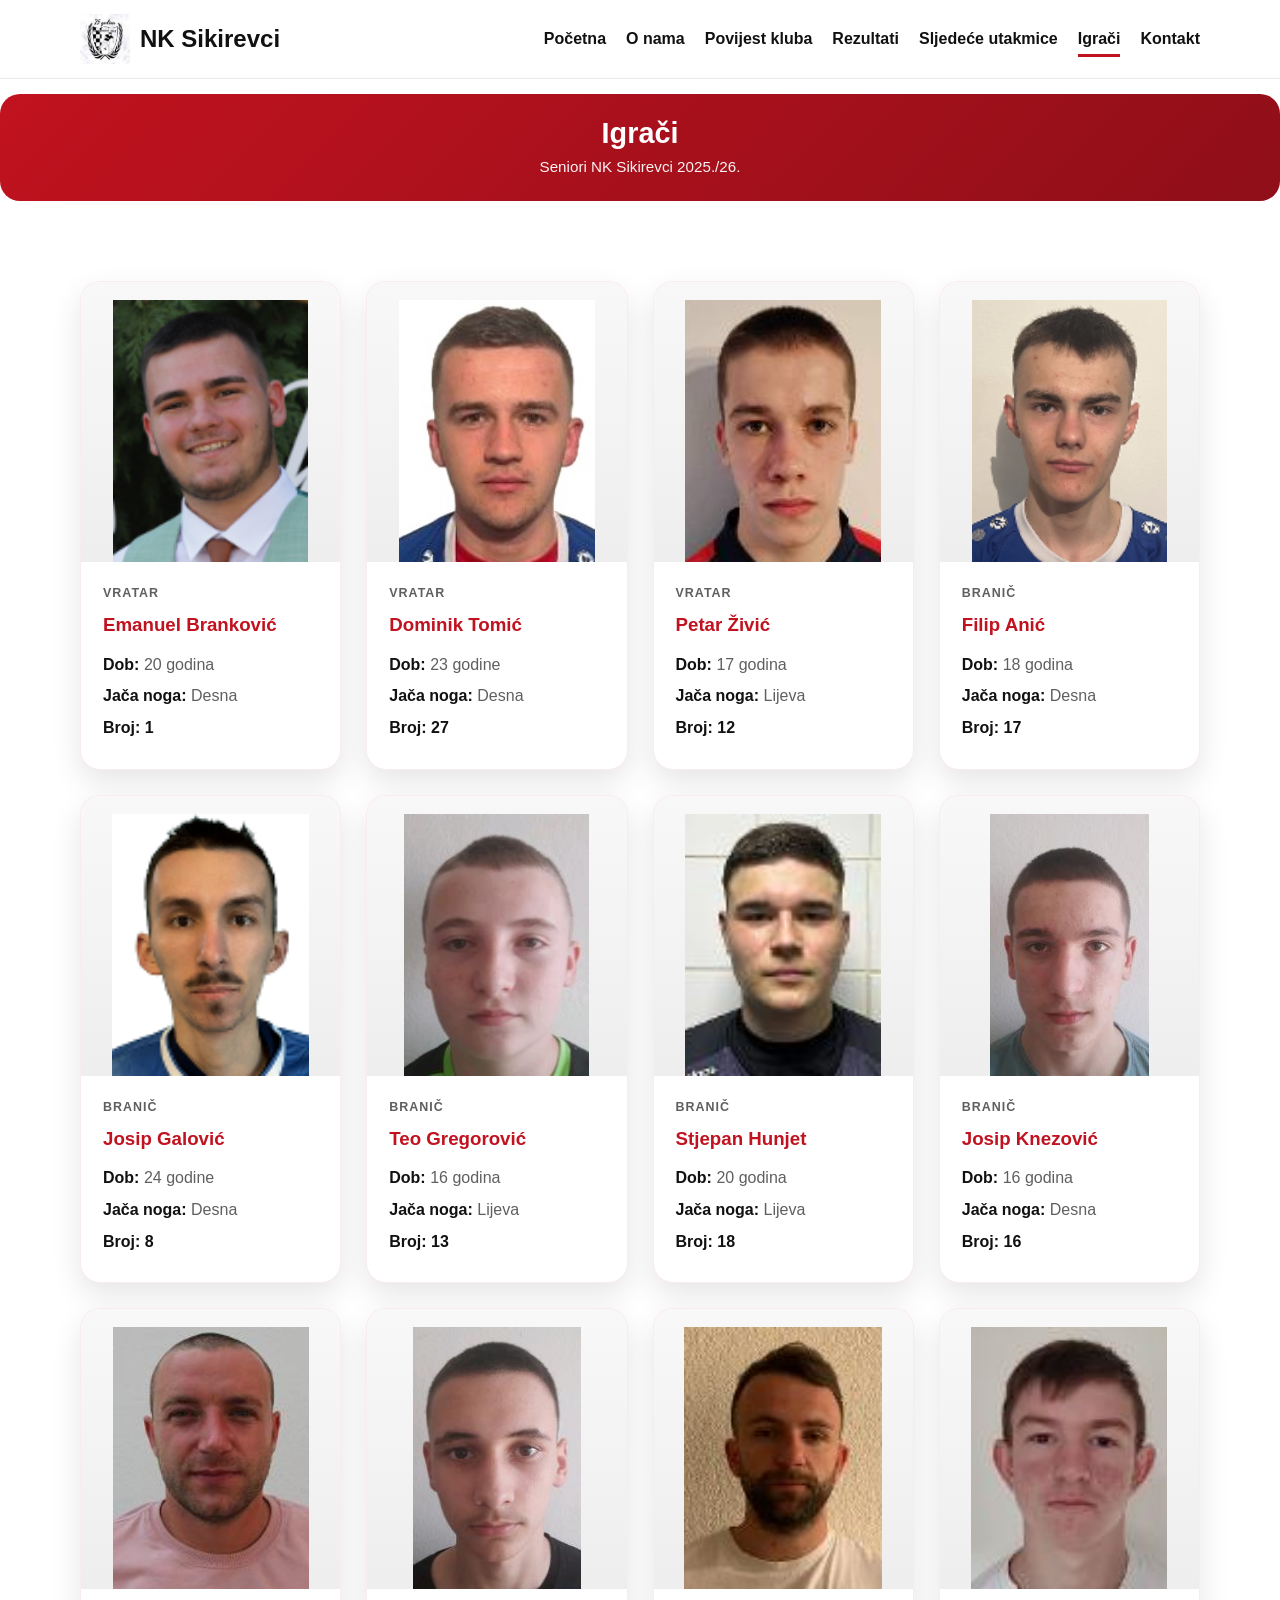
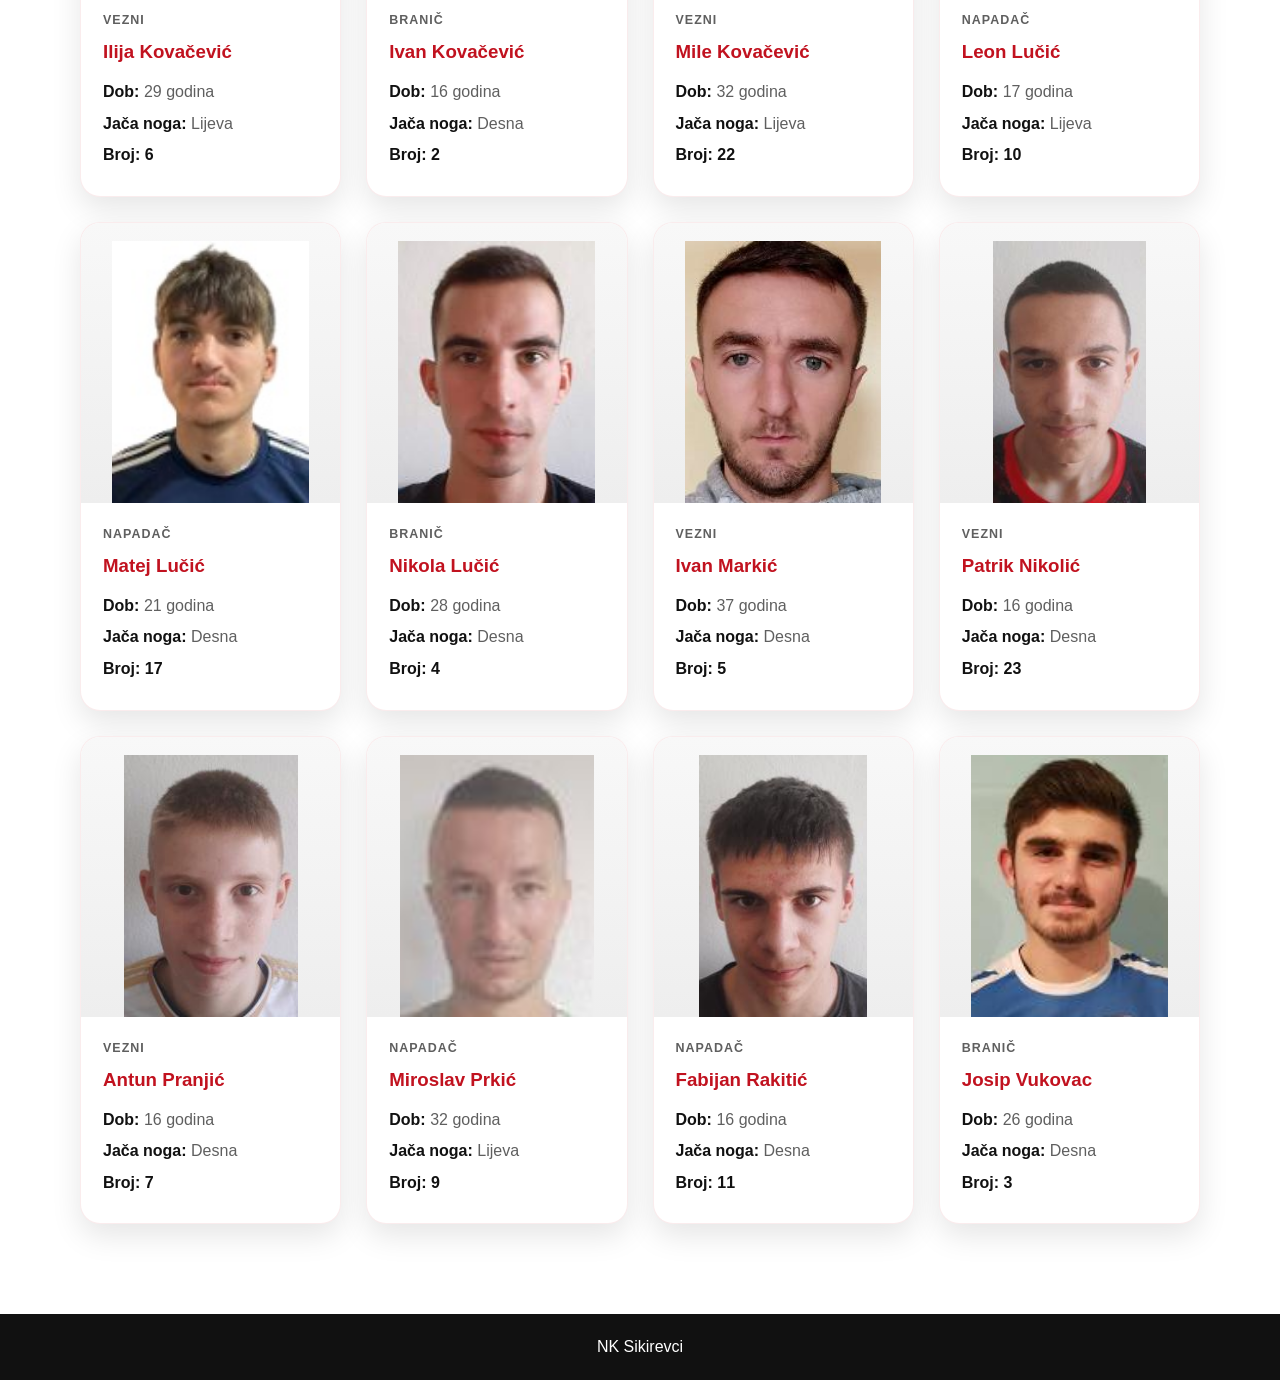
<file: ZavrsniRad/igraci.html>
<!DOCTYPE html>
<html lang="hr">
<head>
  <meta charset="UTF-8">
  <meta name="viewport" content="width=device-width, initial-scale=1.0">
  <title>Igrači - NK Sikirevci</title>
  <link rel="stylesheet" href="style.css">
  <link rel="icon" href="slike/logo.jpg">
  <link rel="shortcut icon" href="slike/logo.jpg">
</head>

<body>

<header class="site-header">
  <div class="container nav-wrap">

    <a href="pocetna.html" class="logo">
      <img src="slike/logo.jpg">
      <span>NK Sikirevci</span>
    </a>

    <button class="menu-toggle" id="menu-toggle">☰</button>

    <nav class="main-nav" id="main-nav">
      <a href="pocetna.html">Početna</a>
      <a href="onama.html">O nama</a>
      <a href="povijest.html">Povijest kluba</a>
      <a href="rezultati.html">Rezultati</a>
      <a href="utakmice.html">Sljedeće utakmice</a>
      <a href="igraci.html" class="active">Igrači</a>
      <a href="kontakt.html">Kontakt</a>
    </nav>

  </div>
</header>

<section class="page-banner">
  <div class="container">
    <h1>Igrači</h1>
    <p>Seniori NK Sikirevci 2025./26.</p>
  </div>
</section>

<section class="section light-section">
  <div class="container players-grid">

   
  <div class="player-card">
  <div class="player-image-wrap">
    <img src="slike/igraci/emi.png" alt="Emanuel Branković">
  </div>

  <div class="player-info">
    <p class="player-position">Vratar</p>
    <h3>Emanuel Branković</h3>
    <p><strong>Dob:</strong> 20 godina</p>
    <p><strong>Jača noga:</strong> Desna</p>
    <p style="font-size: medium;"><strong>Broj:</strong> <strong>1</strong></p>
  </div>
  </div>



   
  <div class="player-card">
  <div class="player-image-wrap">
    <img src="slike/igraci/tomic.png" alt="Dominik Tomić">
  </div>

  <div class="player-info">
    <p class="player-position">Vratar</p>
    <h3>Dominik Tomić</h3>
    <p><strong>Dob:</strong> 23 godine</p>
    <p><strong>Jača noga:</strong> Desna</p>
    <p style="font-size: medium;"><strong>Broj:</strong> <strong>27</strong></p>
  </div>
  </div>

  <div class="player-card">
  <div class="player-image-wrap">
    <img src="slike/igraci/kevin.png" alt="Petar Živić">
  </div>

  <div class="player-info">
    <p class="player-position">Vratar</p>
    <h3>Petar Živić</h3>
    <p><strong>Dob:</strong> 17 godina</p>
    <p><strong>Jača noga:</strong> Lijeva</p>
    <p style="font-size: medium;"><strong>Broj:</strong> <strong>12</strong></p>
  </div>
  </div>

 <div class="player-card">
  <div class="player-image-wrap">
    <img src="slike/igraci/anic.png" alt="Filip Anić">
  </div>

  <div class="player-info">
    <p class="player-position">Branič</p>
    <h3>Filip Anić</h3>
    <p><strong>Dob:</strong> 18 godina</p>
    <p><strong>Jača noga:</strong> Desna</p>
    <p style="font-size: medium;"><strong>Broj:</strong> <strong>17</strong></p>
  </div>
  </div>

  <div class="player-card">
  <div class="player-image-wrap">
    <img src="slike/igraci/jozo.png" alt="Josip Galović">
  </div>

  <div class="player-info">
    <p class="player-position">Branič</p>
    <h3>Josip Galović</h3>
    <p><strong>Dob:</strong> 24 godine</p>
    <p><strong>Jača noga:</strong> Desna</p>
    <p style="font-size: medium;"><strong>Broj:</strong> <strong>8</strong></p>
  </div>
  </div>

  <div class="player-card">
  <div class="player-image-wrap">
    <img src="slike/igraci/teo.jpg" alt="Teo Gregorović">
  </div>

  <div class="player-info">
    <p class="player-position">Branič</p>
    <h3>Teo Gregorović</h3>
    <p><strong>Dob:</strong> 16 godina</p>
    <p><strong>Jača noga:</strong> Lijeva</p>
    <p style="font-size: medium;"><strong>Broj:</strong> <strong>13</strong></p>
  </div>
  </div>


  <div class="player-card">
  <div class="player-image-wrap">
    <img src="slike/igraci/stjepko.png" alt="Stjepan Hunjet">
  </div>

  <div class="player-info">
    <p class="player-position">Branič</p>
    <h3>Stjepan Hunjet</h3>
    <p><strong>Dob:</strong> 20 godina</p>
    <p><strong>Jača noga:</strong> Lijeva</p>
    <p style="font-size: medium;"><strong>Broj:</strong> <strong>18</strong></p>
  </div>
  </div>

  <div class="player-card">
  <div class="player-image-wrap">
    <img src="slike/igraci/joza.jpg" alt="Josip Knezović">
  </div>

  <div class="player-info">
    <p class="player-position">Branič</p>
    <h3>Josip Knezović</h3>
    <p><strong>Dob:</strong> 16 godina</p>
    <p><strong>Jača noga:</strong> Desna</p>
    <p style="font-size: medium;"><strong>Broj:</strong> <strong>16</strong></p>
  </div>
  </div>

  <div class="player-card">
  <div class="player-image-wrap">
    <img src="slike/igraci/ilija.png" alt="Ilija Kovačević">
  </div>

  <div class="player-info">
    <p class="player-position">Vezni</p>
    <h3>Ilija Kovačević</h3>
    <p><strong>Dob:</strong> 29 godina</p>
    <p><strong>Jača noga:</strong> Lijeva</p>
    <p style="font-size: medium;"><strong>Broj:</strong> <strong>6</strong></p>
  </div>
  </div>

  <div class="player-card">
  <div class="player-image-wrap">
    <img src="slike/igraci/baricak.jpg" alt="Ivan Kovačević">
  </div>

  <div class="player-info">
    <p class="player-position">Branič</p>
    <h3>Ivan Kovačević</h3>
    <p><strong>Dob:</strong> 16 godina</p>
    <p><strong>Jača noga:</strong> Desna</p>
    <p style="font-size: medium;"><strong>Broj:</strong> <strong>2</strong></p>
  </div>
  </div>

  <div class="player-card">
  <div class="player-image-wrap">
    <img src="slike/igraci/mile.png" alt="Mile Kovačević">
  </div>

  <div class="player-info">
    <p class="player-position">Vezni</p>
    <h3>Mile Kovačević</h3>
    <p><strong>Dob:</strong> 32 godina</p>
    <p><strong>Jača noga:</strong> Lijeva</p>
    <p style="font-size: medium;"><strong>Broj:</strong> <strong>22</strong></p>
  </div>
  </div>

  <div class="player-card">
  <div class="player-image-wrap">
    <img src="slike/igraci/leon.png" alt="Leon Lučić">
  </div>

  <div class="player-info">
    <p class="player-position">Napadač</p>
    <h3>Leon Lučić</h3>
    <p><strong>Dob:</strong> 17 godina</p>
    <p><strong>Jača noga:</strong> Lijeva</p>
    <p style="font-size: medium;"><strong>Broj:</strong> <strong>10</strong></p>
  </div>
  </div>

  <div class="player-card">
  <div class="player-image-wrap">
    <img src="slike/igraci/matej.png" alt="Matej Lučić">
  </div>

  <div class="player-info">
    <p class="player-position">Napadač</p>
    <h3>Matej Lučić</h3>
    <p><strong>Dob:</strong> 21 godina</p>
    <p><strong>Jača noga:</strong> Desna</p>
    <p style="font-size: medium;"><strong>Broj:</strong> <strong>17</strong></p>
  </div>
  </div>

  <div class="player-card">
  <div class="player-image-wrap">
    <img src="slike/igraci/nikola.png" alt="Nikola Lučić">
  </div>

  <div class="player-info">
    <p class="player-position">Branič</p>
    <h3>Nikola Lučić</h3>
    <p><strong>Dob:</strong> 28 godina</p>
    <p><strong>Jača noga:</strong> Desna</p>
    <p style="font-size: medium;"><strong>Broj:</strong> <strong>4</strong></p>
  </div>
  </div>

  <div class="player-card">
  <div class="player-image-wrap">
    <img src="slike/igraci/hugo.png" alt="Ivan Markić">
  </div>

  <div class="player-info">
    <p class="player-position">Vezni</p>
    <h3>Ivan Markić</h3>
    <p><strong>Dob:</strong> 37 godina</p>
    <p><strong>Jača noga:</strong> Desna</p>
    <p style="font-size: medium;"><strong>Broj:</strong> <strong>5</strong></p>
  </div>
  </div>

  <div class="player-card">
  <div class="player-image-wrap">
    <img src="slike/igraci/paki.jpg" alt="Patrik Nikolić">
  </div>

  <div class="player-info">
    <p class="player-position">Vezni</p>
    <h3>Patrik Nikolić</h3>
    <p><strong>Dob:</strong> 16 godina</p>
    <p><strong>Jača noga:</strong> Desna</p>
    <p style="font-size: medium;"><strong>Broj:</strong> <strong>23</strong></p>
  </div>
  </div>

  <div class="player-card">
  <div class="player-image-wrap">
    <img src="slike/igraci/pranja.jpg" alt="Antun Pranjić">
  </div>

  <div class="player-info">
    <p class="player-position">Vezni</p>
    <h3>Antun Pranjić</h3>
    <p><strong>Dob:</strong> 16 godina</p>
    <p><strong>Jača noga:</strong> Desna</p>
    <p style="font-size: medium;"><strong>Broj:</strong> <strong>7</strong></p>
  </div>
  </div>

  <div class="player-card">
  <div class="player-image-wrap">
    <img src="slike/igraci/prka.png" alt="Miroslav Prkić">
  </div>

  <div class="player-info">
    <p class="player-position">Napadač</p>
    <h3>Miroslav Prkić</h3>
    <p><strong>Dob:</strong> 32 godina</p>
    <p><strong>Jača noga:</strong> Lijeva</p>
    <p style="font-size: medium;"><strong>Broj:</strong> <strong>9</strong></p>
  </div>
  </div>

  <div class="player-card">
  <div class="player-image-wrap">
    <img src="slike/igraci/faba.jpg" alt="Fabijan Rakitić">
  </div>

  <div class="player-info">
    <p class="player-position">Napadač</p>
    <h3>Fabijan Rakitić</h3>
    <p><strong>Dob:</strong> 16 godina</p>
    <p><strong>Jača noga:</strong> Desna</p>
    <p style="font-size: medium;"><strong>Broj:</strong> <strong>11</strong></p>
  </div>
  </div>

  <div class="player-card">
  <div class="player-image-wrap">
    <img src="slike/igraci/slijo.png" alt="Josip Vukovac">
  </div>

  <div class="player-info">
    <p class="player-position">Branič</p>
    <h3>Josip Vukovac</h3>
    <p><strong>Dob:</strong> 26 godina</p>
    <p><strong>Jača noga:</strong> Desna</p>
    <p style="font-size: medium;"><strong>Broj:</strong> <strong>3</strong></p>
  </div>
  </div>

  

  </div>
</section>

<footer class="site-footer">
  <div class="container footer-wrap">
    <p>NK Sikirevci</p>
  </div>
</footer>

<script src="index.js"></script>

</body>
</html>
</file>
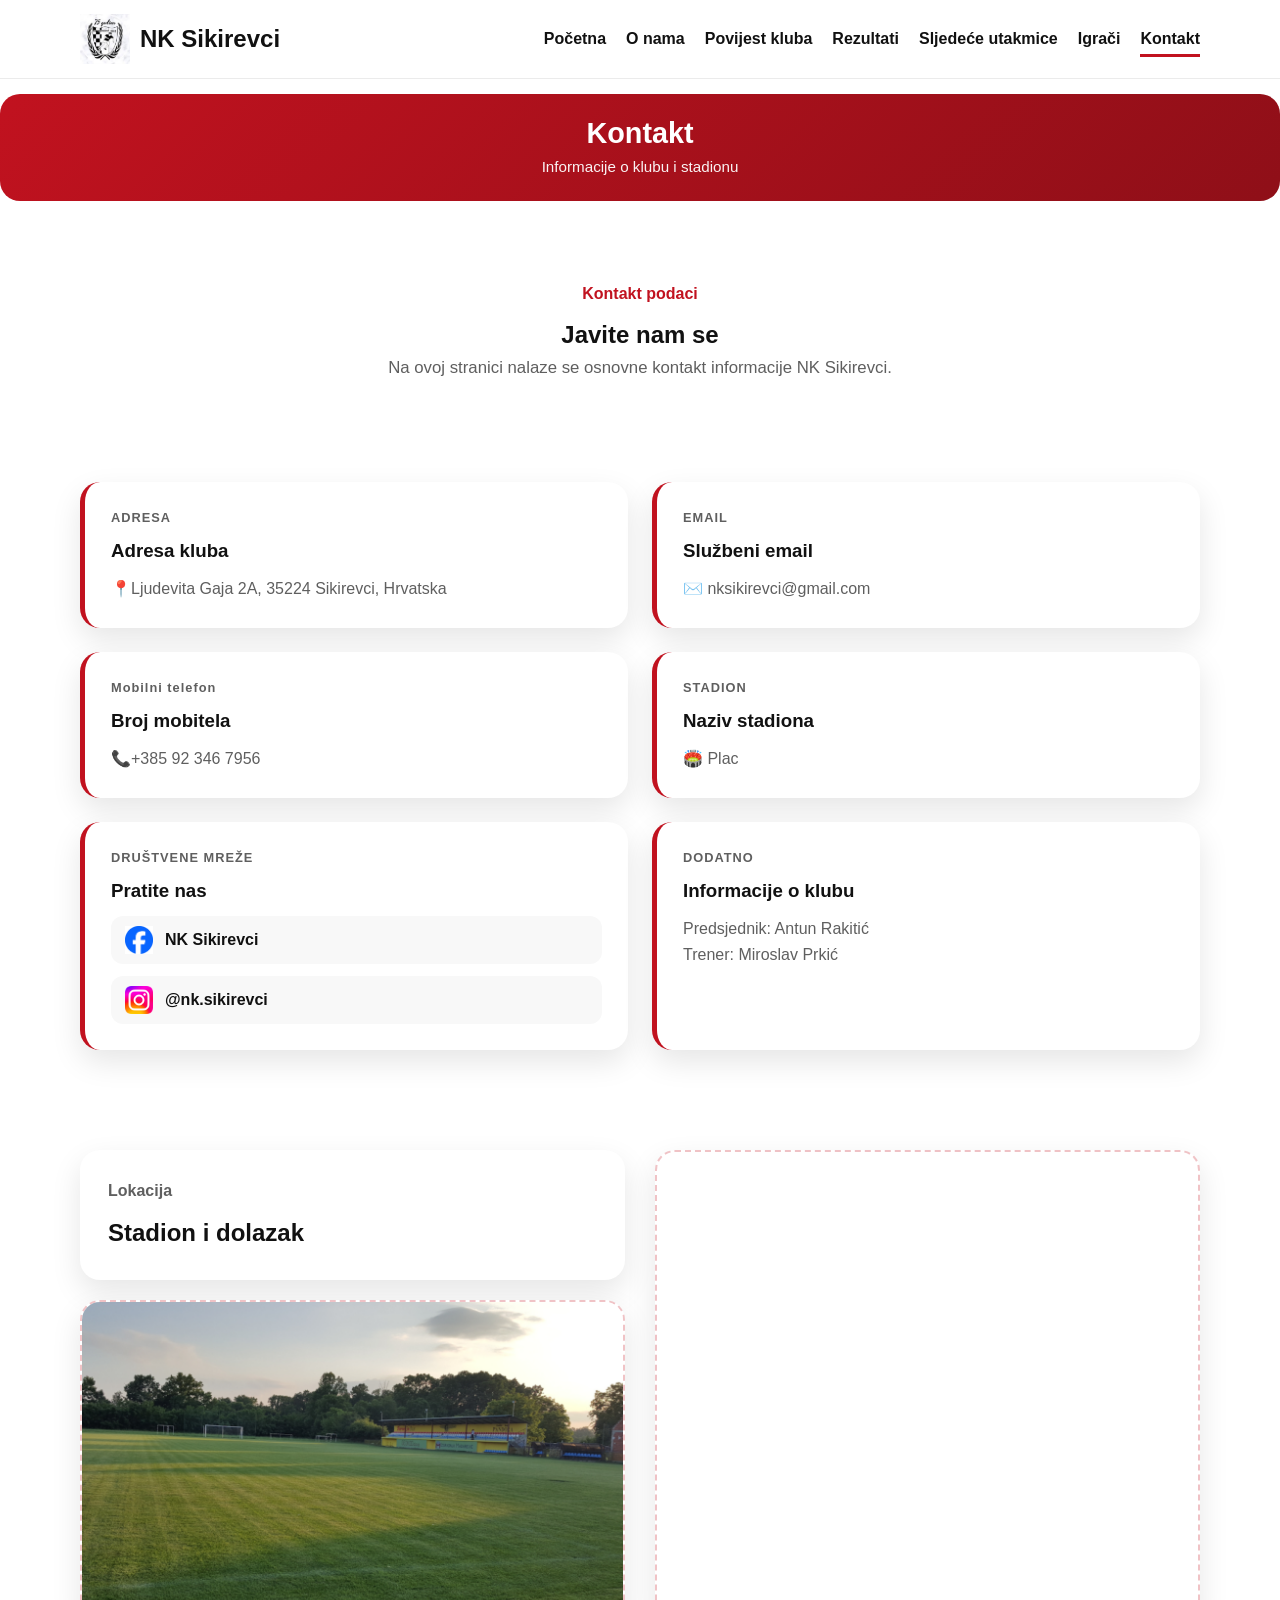
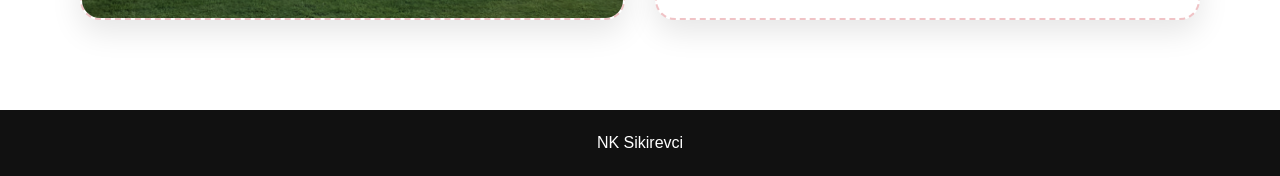
<file: ZavrsniRad/kontakt.html>
<!DOCTYPE html>
<html lang="hr">
<head>
  <meta charset="UTF-8">
  <meta name="viewport" content="width=device-width, initial-scale=1.0">
  <title>Kontakt - NK Sikirevci</title>
  <link rel="stylesheet" href="style.css">
  <link rel="icon" href="slike/logo.jpg">
  <link rel="shortcut icon" href="slike/logo.jpg">
</head>

<body>

<header class="site-header">
  <div class="container nav-wrap">

    <a href="pocetna.html" class="logo">
      <img src="slike/logo.jpg" alt="NK Sikirevci">
      <span>NK Sikirevci</span>
    </a>

    <button class="menu-toggle" id="menu-toggle">☰</button>

    <nav class="main-nav" id="main-nav">
      <a href="pocetna.html">Početna</a>
      <a href="onama.html">O nama</a>
      <a href="povijest.html">Povijest kluba</a>
      <a href="rezultati.html">Rezultati</a>
      <a href="utakmice.html">Sljedeće utakmice</a>
      <a href="igraci.html">Igrači</a>
      <a href="kontakt.html" class="active">Kontakt</a>
    </nav>

  </div>
</header>

<section class="page-banner">
  <div class="container">
    <h1>Kontakt</h1>
    <p>Informacije o klubu i stadionu</p>
  </div>
</section>

<section class="section">
  <div class="container contact-intro">
    <p class="section-tag">Kontakt podaci</p>
    <h2>Javite nam se</h2>
    <p class="contact-lead">
      Na ovoj stranici nalaze se osnovne kontakt informacije NK Sikirevci.
    </p>
  </div>
</section>

<section class="section light-section">
  <div class="container contact-grid">

    <div class="contact-card">
      <p class="contact-label">ADRESA</p>
      <h3>Adresa kluba</h3>
      <p>📍Ljudevita Gaja 2A, 35224 Sikirevci, Hrvatska</p>
    </div>

    <div class="contact-card">
      <p class="contact-label">EMAIL</p>                                                                                    
      <h3>Službeni email</h3>
      <p>✉️ nksikirevci@gmail.com</p>
    </div>

    <div class="contact-card">
      <p class="contact-label">Mobilni telefon</p>
      <h3>Broj mobitela</h3>
      <p>📞+385 92 346 7956</p>
    </div>

    <div class="contact-card">
      <p class="contact-label">STADION</p>
      <h3>Naziv stadiona</h3>
      <p>🏟️ Plac</p>
    </div>

    <div class="contact-card">
    <p class="contact-label">DRUŠTVENE MREŽE</p>
    <h3>Pratite nas</h3>

    <div class="social-links">

        <a href="https://www.facebook.com/nksikirevci/" target="_blank" rel="noopener noreferrer" class="social-link">
        <img src="slike/face.png" alt="Facebook">
        <span>NK Sikirevci</span>
        </a>

        <a href="https://instagram.com/nk.sikirevci" target="_blank" class="social-link">
        <img src="slike/instagram.png" alt="Instagram">
        <span>@nk.sikirevci</span>
        </a>

    </div>
    </div>

    <div class="contact-card">
      <p class="contact-label">DODATNO</p>
      <h3>Informacije o klubu</h3>
      <p>Predsjednik: Antun Rakitić</p>
      <p>Trener: Miroslav Prkić</p>
    </div>

  </div>
</section>

<section class="section">
  <div class="container contact-bottom">

    <div class="contact-left">

      <div class="contact-box">
        <p class="section-tag">Lokacija</p>
        <h2>Stadion i dolazak</h2>
        
      </div>

      <div class="contact-map-box stadium-card">
        <img src="slike/plac/plac2.png" alt="Stadion NK Sikirevci">

        <!-- <div class="stadium-overlay">
          <h3>Stadion NK Sikirevci</h3>
          <p>Plac, Sikirevci</p>
        </div> -->
      </div>

    </div>


    <div class="contact-map-box">

      <div class="map-wrapper">
        <iframe
          src="https://www.google.com/maps?q=Ljudevita%20Gaja%202A,%2035224%20Sikirevci,%20Hrvatska&output=embed"
          width="100%"
          height="100%"
          style="border:0;"
          loading="lazy">
        </iframe>

        <a
          href="https://maps.app.goo.gl/HEwEnDsBMhV8JEFLA"
          target="_blank"
          class="map-overlay-link">
        </a>
      </div>
    </div>

  </div>
</section>

<footer class="site-footer">
  <div class="container footer-wrap">
    <p>NK Sikirevci</p>
  </div>
</footer>

<script src="index.js"></script>

</body>
</html>
</file>
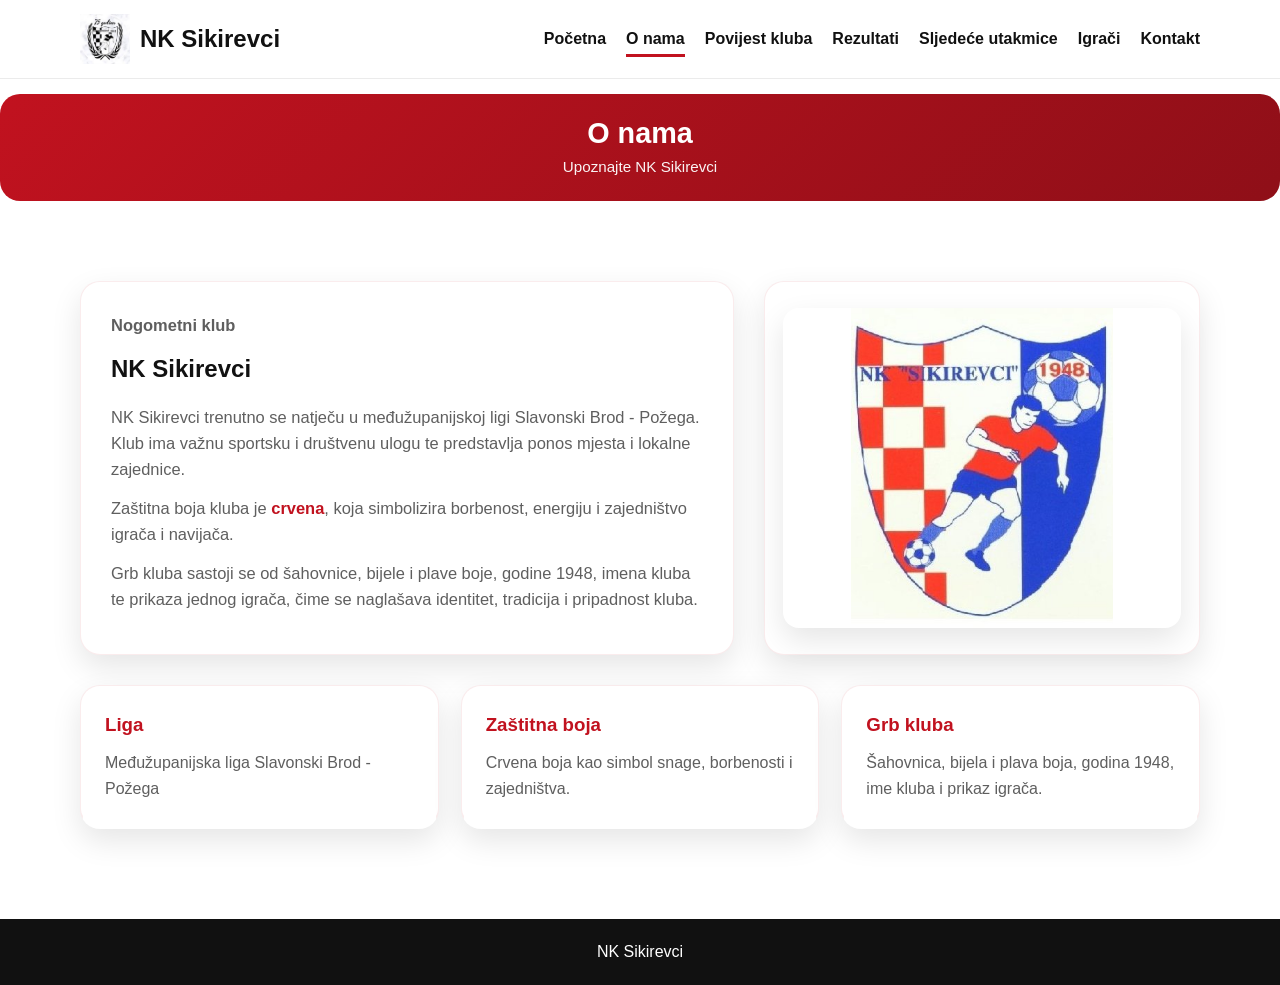
<file: ZavrsniRad/onama.html>
<!DOCTYPE html>
<html lang="hr">
<head>
  <meta charset="UTF-8">
  <meta name="viewport" content="width=device-width, initial-scale=1.0">
  <title>O nama - NK Sikirevci</title>
  <link rel="stylesheet" href="style.css">
  <link rel="icon" href="slike/logo.jpg">
  <link rel="shortcut icon" href="slike/logo.jpg">
</head>

<body>

<header class="site-header">
  <div class="container nav-wrap">

    <a href="pocetna.html" class="logo">
      <img src="slike/logo.jpg">
      <span>NK Sikirevci</span>
    </a>

    <button class="menu-toggle" id="menu-toggle">☰</button>

    <nav class="main-nav" id="main-nav">
      <a href="pocetna.html">Početna</a>
      <a href="onama.html" class="active">O nama</a>
      <a href="povijest.html">Povijest kluba</a>
      <a href="rezultati.html">Rezultati</a>
      <a href="utakmice.html">Sljedeće utakmice</a>
      <a href="igraci.html">Igrači</a>
      <a href="kontakt.html">Kontakt</a>
    </nav>
  </div>
</header>


<section class="page-banner">
  <div class="container">
    <h1>O nama</h1>
    <p>Upoznajte NK Sikirevci</p>
  </div>
</section>

<section class="section">
  <div class="container about-layout">

    <div class="about-main">
      <div class="about-text-card">
        <p class="section-tag">Nogometni klub</p>
        <h2>NK Sikirevci</h2>

        <p>
          NK Sikirevci trenutno se natječu u međužupanijskoj ligi
          Slavonski Brod - Požega. Klub ima važnu sportsku i društvenu
          ulogu te predstavlja ponos mjesta i lokalne zajednice.
        </p>

        <p>
          Zaštitna boja kluba je <strong>crvena</strong>, koja simbolizira
          borbenost, energiju i zajedništvo igrača i navijača.
        </p>

        <p>
          Grb kluba sastoji se od šahovnice, bijele i plave boje, godine 1948,
          imena kluba te prikaza jednog igrača, čime se naglašava identitet,
          tradicija i pripadnost kluba.
        </p>
      </div>

      <div class="about-image-card">
        <img src="slike/logo2.jpg" alt="Grb NK Sikirevci" class="about-img">
      </div>
    </div>

    <div class="about-cards">
      <div class="info-card">
        <h3>Liga</h3>
        <p>Međužupanijska liga Slavonski Brod - Požega</p>
      </div>

      <div class="info-card">
        <h3>Zaštitna boja</h3>
        <p>Crvena boja kao simbol snage, borbenosti i zajedništva.</p>
      </div>

      <div class="info-card">
        <h3>Grb kluba</h3>
        <p>Šahovnica, bijela i plava boja, godina 1948, ime kluba i prikaz igrača.</p>
      </div>
    </div>

  </div>
</section>

<footer class="site-footer">
  <div class="container footer-wrap">
    <p>NK Sikirevci</p>
  </div>
</footer>

<script src="index.js"></script>

</body>
</html>
</file>
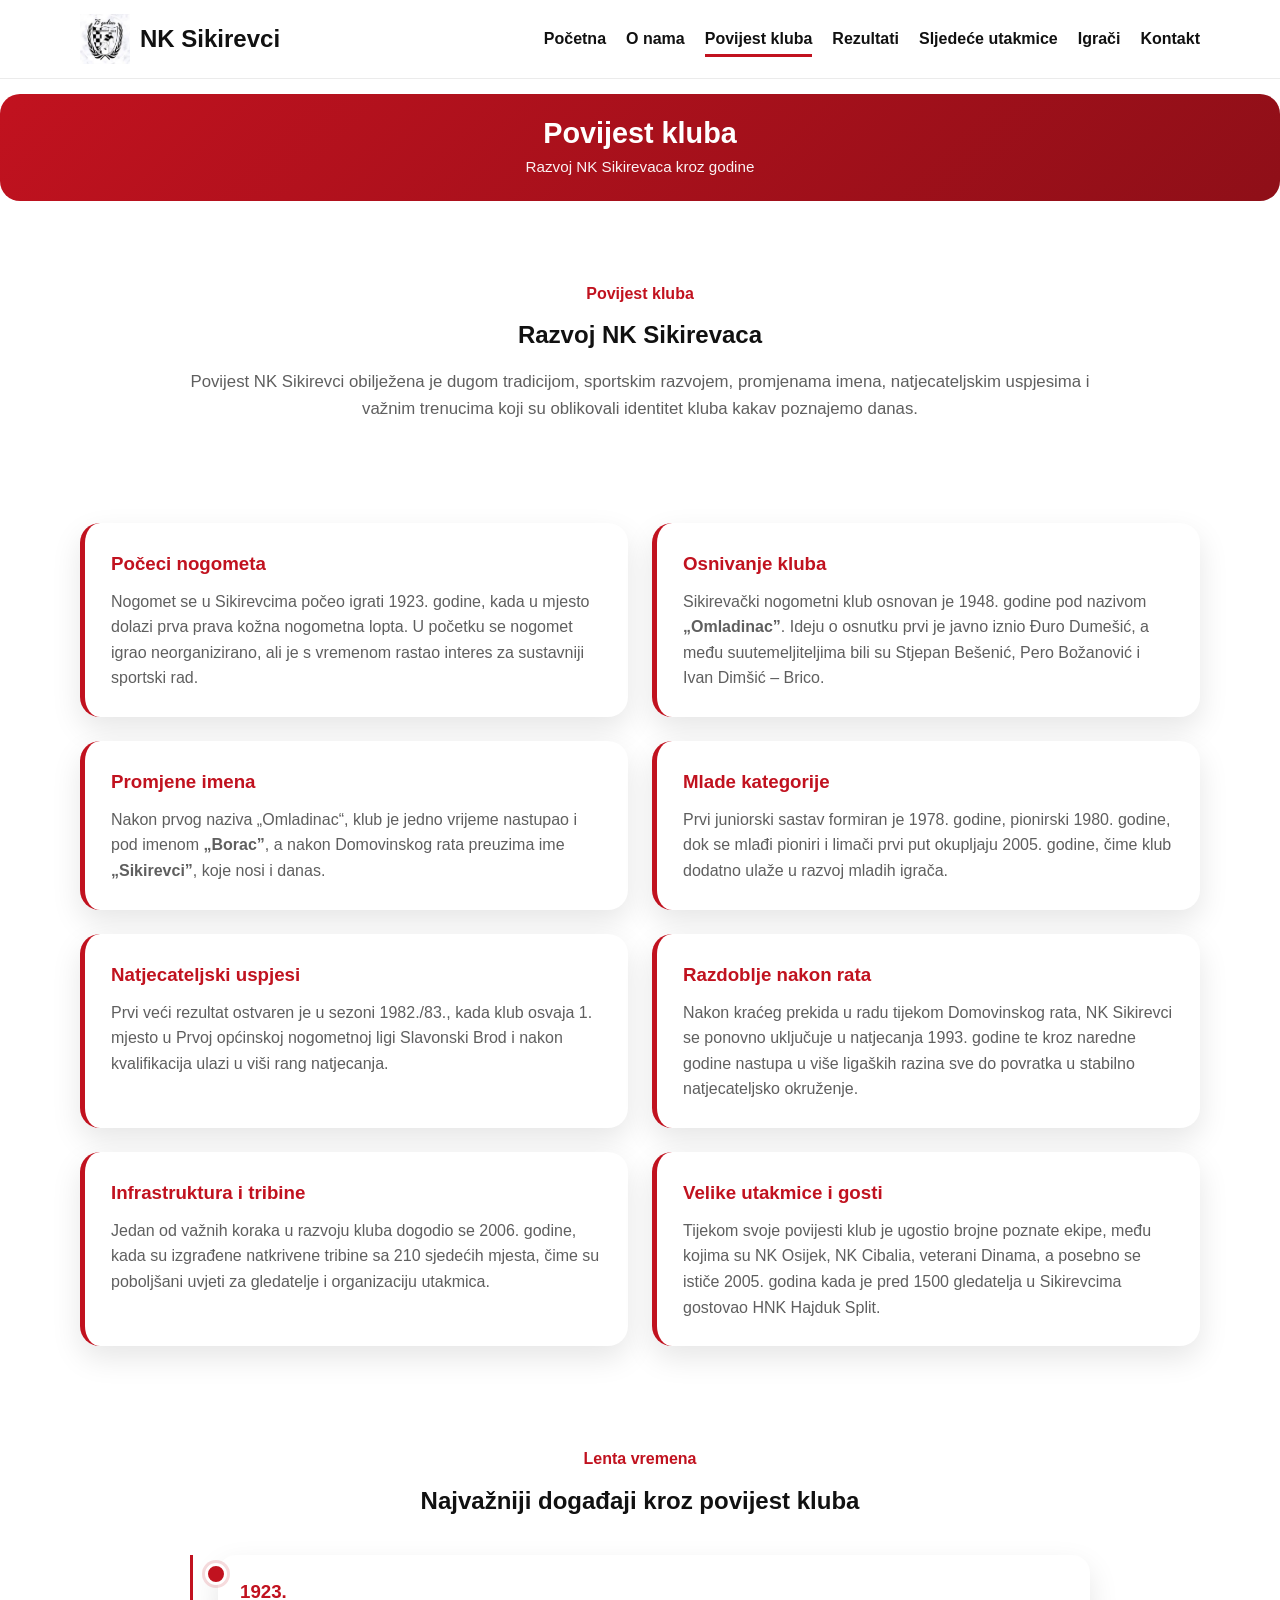
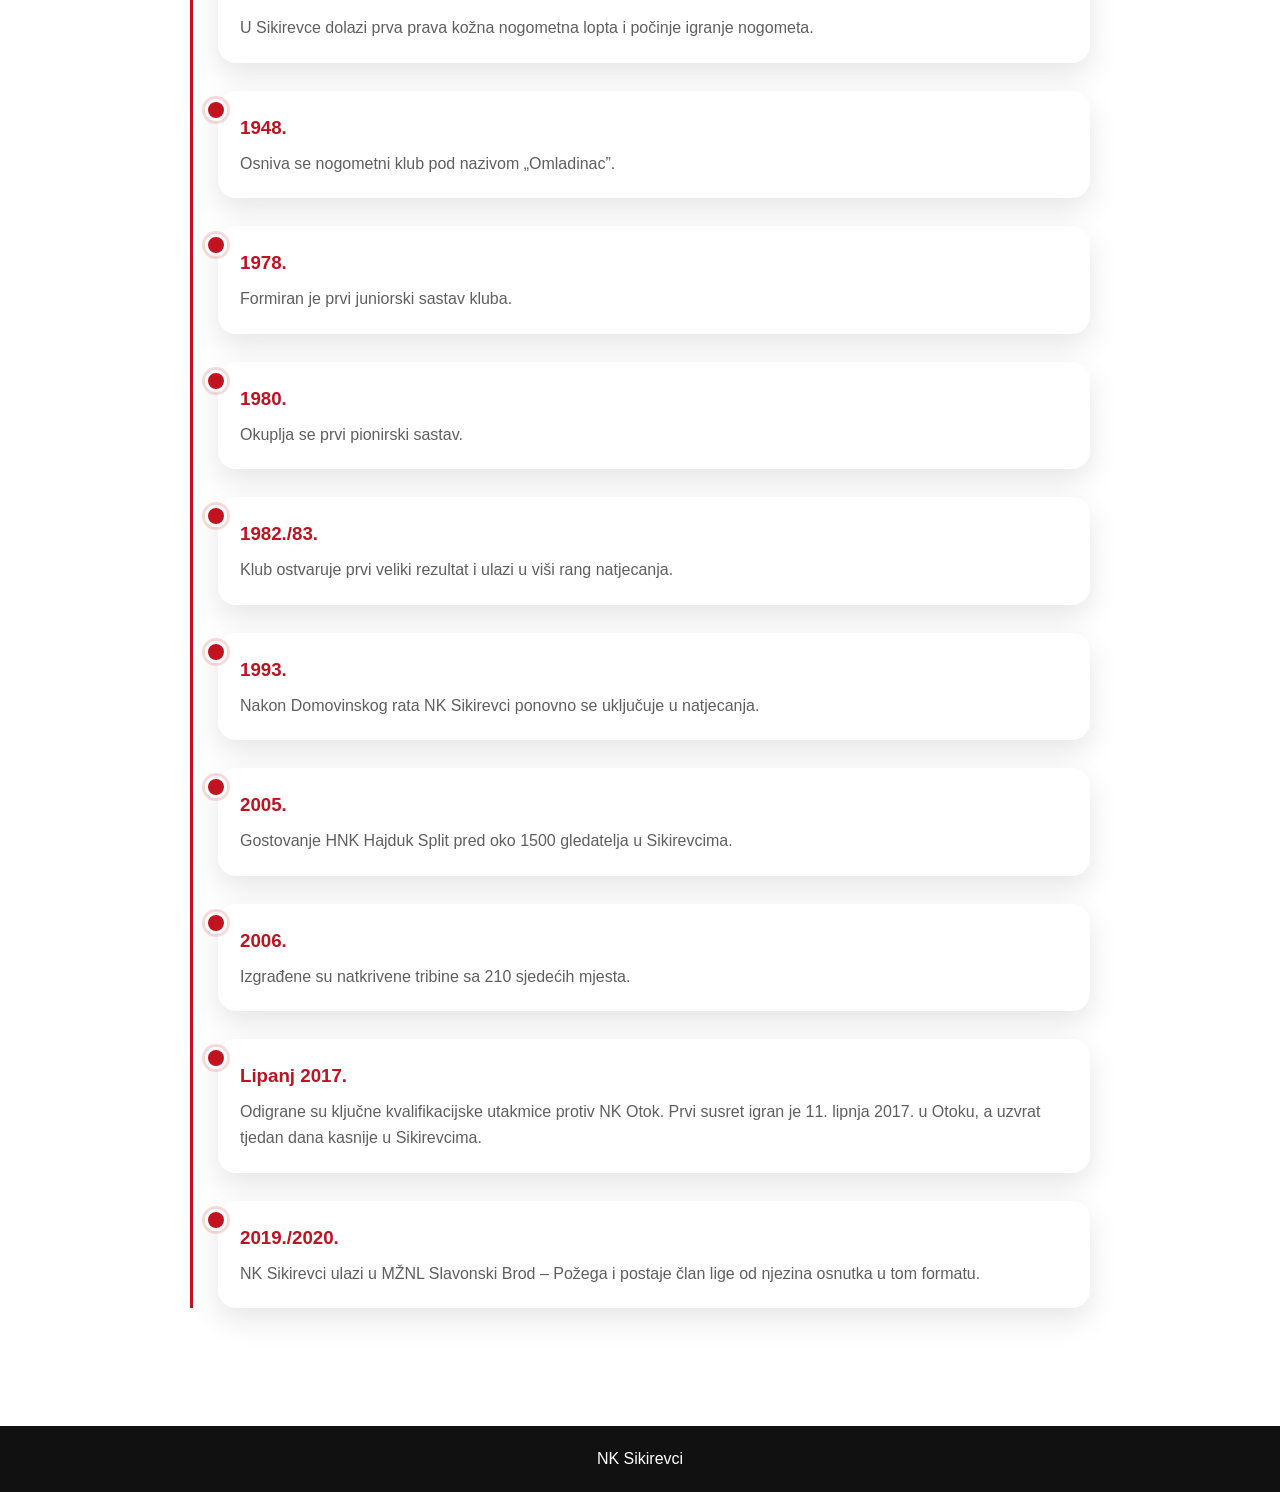
<file: ZavrsniRad/povijest.html>
<!DOCTYPE html>
<html lang="hr">
<head>
  <meta charset="UTF-8">
  <meta name="viewport" content="width=device-width, initial-scale=1.0">
  <title>Povijest kluba - NK Sikirevci</title>
  <link rel="stylesheet" href="style.css">
  <link rel="icon" href="slike/logo.jpg">
  <link rel="shortcut icon" href="slike/logo.jpg">
</head>

<body>

<header class="site-header">
  <div class="container nav-wrap">

    <a href="pocetna.html" class="logo">
      <img src="slike/logo.jpg">
      <span>NK Sikirevci</span>
    </a>

    <button class="menu-toggle" id="menu-toggle">☰</button>

    <nav class="main-nav" id="main-nav">
      <a href="pocetna.html">Početna</a>
      <a href="onama.html">O nama</a>
      <a href="povijest.html" class="active">Povijest kluba</a>
      <a href="rezultati.html">Rezultati</a>
      <a href="utakmice.html">Sljedeće utakmice</a>
      <a href="igraci.html">Igrači</a>
      <a href="kontakt.html">Kontakt</a>
    </nav>
  </div>
</header>

<section class="page-banner">
  <div class="container">
    <h1>Povijest kluba</h1>
    <p>Razvoj NK Sikirevaca kroz godine</p>
  </div>
</section>

<section class="section">
  <div class="container history-intro">
    <p class="section-tag">Povijest kluba</p>
    <h2>Razvoj NK Sikirevaca</h2>
    <p class="history-lead">
      Povijest NK Sikirevci obilježena je dugom tradicijom, sportskim razvojem,
      promjenama imena, natjecateljskim uspjesima i važnim trenucima koji su
      oblikovali identitet kluba kakav poznajemo danas.
    </p>
  </div>
</section>

<section class="section light-section">
  <div class="container history-cards">

    <div class="history-card">
      <h3>Počeci nogometa</h3>
      <p>
        Nogomet se u Sikirevcima počeo igrati 1923. godine, kada u mjesto dolazi
        prva prava kožna nogometna lopta. U početku se nogomet igrao neorganizirano,
        ali je s vremenom rastao interes za sustavniji sportski rad.
      </p>
    </div>

    <div class="history-card">
      <h3>Osnivanje kluba</h3>
      <p>
        Sikirevački nogometni klub osnovan je 1948. godine pod nazivom
        <strong>„Omladinac”</strong>. Ideju o osnutku prvi je javno iznio
        Đuro Dumešić, a među suutemeljiteljima bili su Stjepan Bešenić,
        Pero Božanović i Ivan Dimšić – Brico.
      </p>
    </div>

    <div class="history-card">
      <h3>Promjene imena</h3>
      <p>
        Nakon prvog naziva „Omladinac“, klub je jedno vrijeme nastupao i pod
        imenom <strong>„Borac”</strong>, a nakon Domovinskog rata preuzima ime
        <strong>„Sikirevci”</strong>, koje nosi i danas.
      </p>
    </div>

    <div class="history-card">
      <h3>Mlade kategorije</h3>
      <p>
        Prvi juniorski sastav formiran je 1978. godine, pionirski 1980. godine,
        dok se mlađi pioniri i limači prvi put okupljaju 2005. godine, čime klub
        dodatno ulaže u razvoj mladih igrača.
      </p>
    </div>

    <div class="history-card">
      <h3>Natjecateljski uspjesi</h3>
      <p>
        Prvi veći rezultat ostvaren je u sezoni 1982./83., kada klub osvaja
        1. mjesto u Prvoj općinskoj nogometnoj ligi Slavonski Brod i nakon
        kvalifikacija ulazi u viši rang natjecanja.
      </p>
    </div>

    <div class="history-card">
      <h3>Razdoblje nakon rata</h3>
      <p>
        Nakon kraćeg prekida u radu tijekom Domovinskog rata, NK Sikirevci se
        ponovno uključuje u natjecanja 1993. godine te kroz naredne godine nastupa
        u više ligaških razina sve do povratka u stabilno natjecateljsko okruženje.
      </p>
    </div>

    <div class="history-card">
      <h3>Infrastruktura i tribine</h3>
      <p>
        Jedan od važnih koraka u razvoju kluba dogodio se 2006. godine, kada su
        izgrađene natkrivene tribine sa 210 sjedećih mjesta, čime su poboljšani
        uvjeti za gledatelje i organizaciju utakmica.
      </p>
    </div>

    <div class="history-card">
      <h3>Velike utakmice i gosti</h3>
      <p>
        Tijekom svoje povijesti klub je ugostio brojne poznate ekipe, među kojima
        su NK Osijek, NK Cibalia, veterani Dinama, a posebno se ističe 2005. godina
        kada je pred 1500 gledatelja u Sikirevcima gostovao HNK Hajduk Split.
      </p>
    </div>

  </div>
</section>

<section class="section">
  <div class="container">
    <div class="timeline-header">
      <p class="section-tag">Lenta vremena</p>
      <h2>Najvažniji događaji kroz povijest kluba</h2>
    </div>

    <div class="timeline">

      <div class="timeline-item">
        <div class="timeline-content">
          <h3>1923.</h3>
          <p>U Sikirevce dolazi prva prava kožna nogometna lopta i počinje igranje nogometa.</p>
        </div>
      </div>

      <div class="timeline-item">
        <div class="timeline-content">
          <h3>1948.</h3>
          <p>Osniva se nogometni klub pod nazivom „Omladinac”.</p>
        </div>
      </div>

      <div class="timeline-item">
        <div class="timeline-content">
          <h3>1978.</h3>
          <p>Formiran je prvi juniorski sastav kluba.</p>
        </div>
      </div>

      <div class="timeline-item">
        <div class="timeline-content">
          <h3>1980.</h3>
          <p>Okuplja se prvi pionirski sastav.</p>
        </div>
      </div>

      <div class="timeline-item">
        <div class="timeline-content">
          <h3>1982./83.</h3>
          <p>Klub ostvaruje prvi veliki rezultat i ulazi u viši rang natjecanja.</p>
        </div>
      </div>

      <div class="timeline-item">
        <div class="timeline-content">
          <h3>1993.</h3>
          <p>Nakon Domovinskog rata NK Sikirevci ponovno se uključuje u natjecanja.</p>
        </div>
      </div>

      <div class="timeline-item">
        <div class="timeline-content">
          <h3>2005.</h3>
          <p>Gostovanje HNK Hajduk Split pred oko 1500 gledatelja u Sikirevcima.</p>
        </div>
      </div>

      <div class="timeline-item">
        <div class="timeline-content">
          <h3>2006.</h3>
          <p>Izgrađene su natkrivene tribine sa 210 sjedećih mjesta.</p>
        </div>
      </div>

      <div class="timeline-item">
        <div class="timeline-content">
          <h3>Lipanj 2017.</h3>
          <p>
            Odigrane su ključne kvalifikacijske utakmice protiv NK Otok.
            Prvi susret igran je 11. lipnja 2017. u Otoku, a uzvrat tjedan dana kasnije u Sikirevcima.
          </p>
        </div>
      </div>

      <div class="timeline-item">
        <div class="timeline-content">
          <h3>2019./2020.</h3>
          <p>NK Sikirevci ulazi u MŽNL Slavonski Brod – Požega i postaje član lige od njezina osnutka u tom formatu.</p>
        </div>
      </div>

    </div>
  </div>
</section>

<footer class="site-footer">
  <div class="container footer-wrap">
    <p>NK Sikirevci</p>
  </div>
</footer>

<script src="index.js"></script>

</body>
</html>
</file>
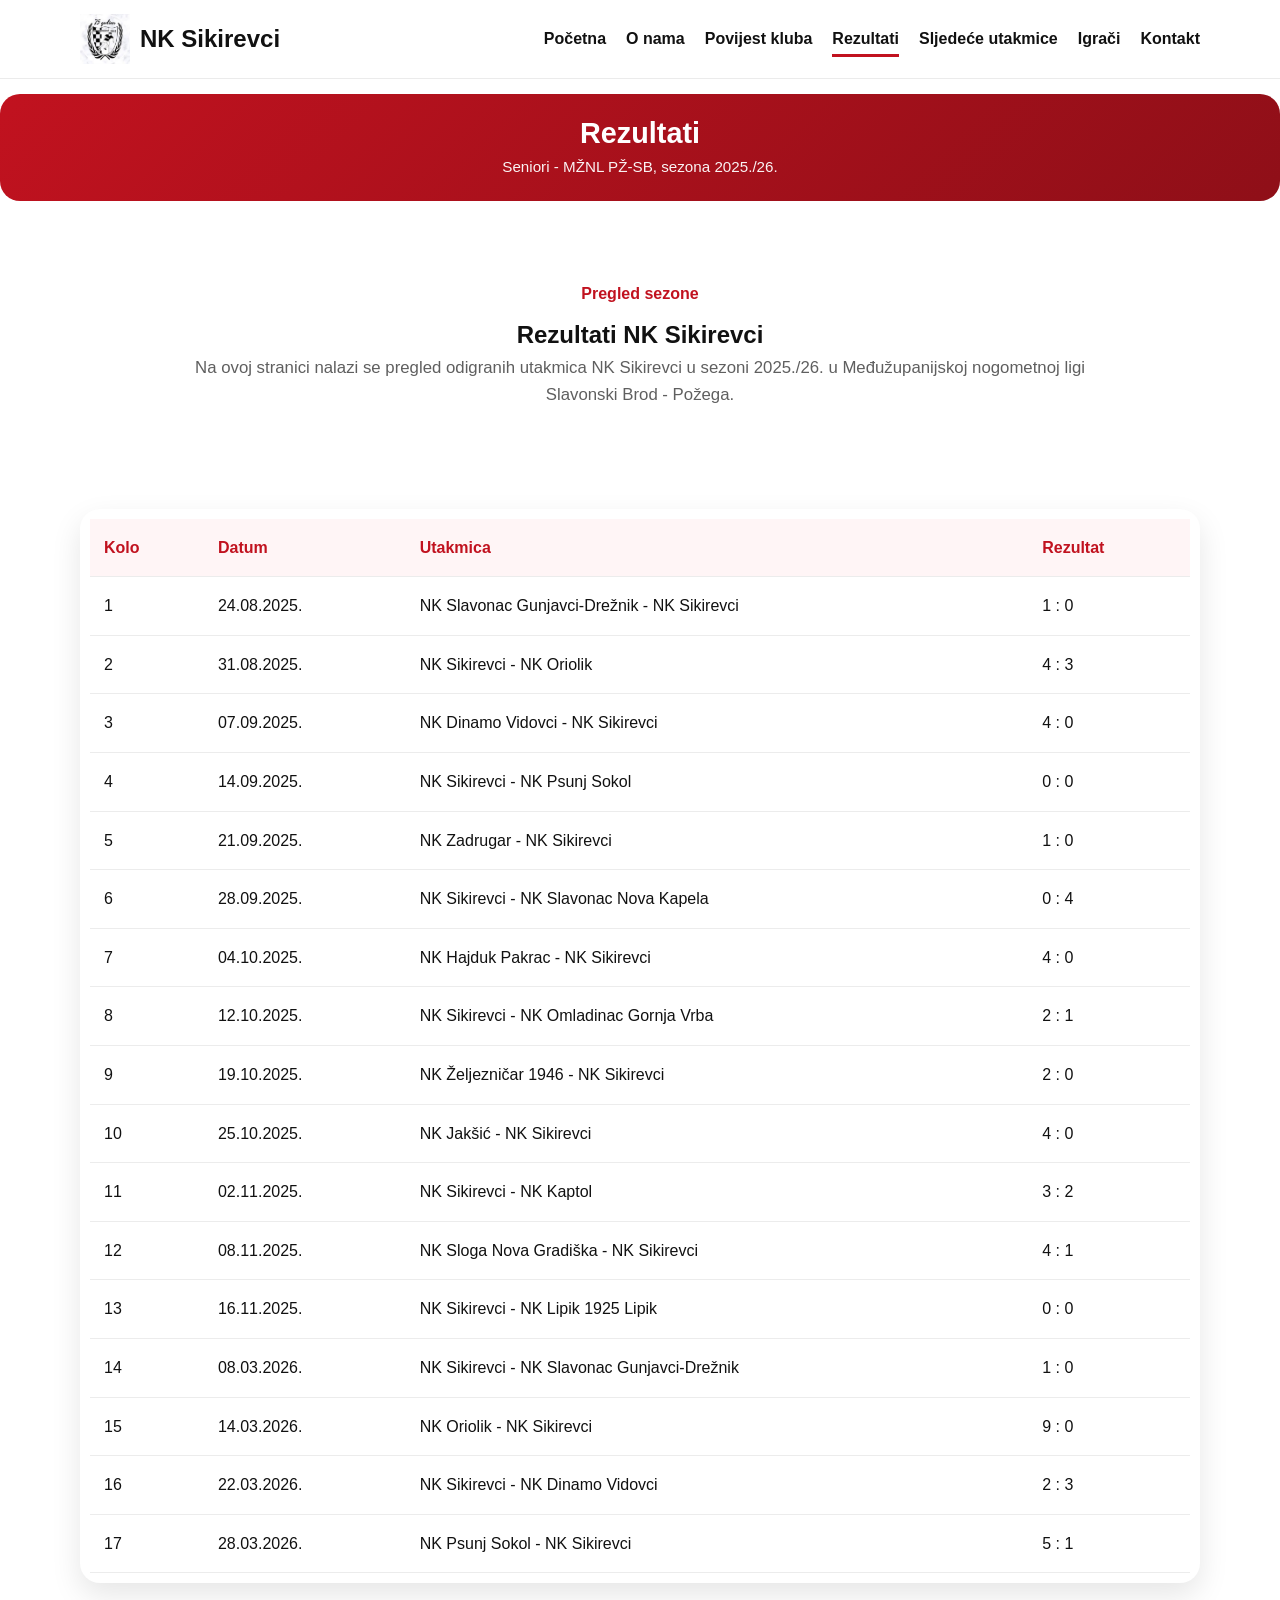
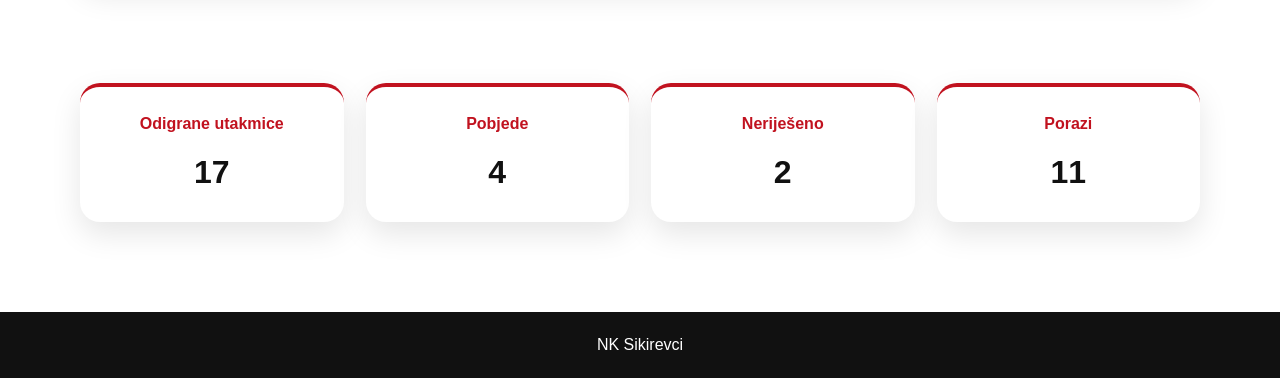
<file: ZavrsniRad/rezultati.html>
<!DOCTYPE html>
<html lang="hr">
<head>
  <meta charset="UTF-8">
  <meta name="viewport" content="width=device-width, initial-scale=1.0">
  <title>Rezultati - NK Sikirevci</title>
  <link rel="stylesheet" href="style.css">
  <link rel="icon" href="slike/logo.jpg">
  <link rel="shortcut icon" href="slike/logo.jpg">
</head>
<body>

<header class="site-header">
  <div class="container nav-wrap">
    <a href="pocetna.html" class="logo">
      <img src="slike/logo.jpg" alt="NK Sikirevci">
      <span>NK Sikirevci</span>
    </a>

    <button class="menu-toggle" id="menu-toggle">☰</button>

    <nav class="main-nav" id="main-nav">
      <a href="pocetna.html">Početna</a>
      <a href="onama.html">O nama</a>
      <a href="povijest.html">Povijest kluba</a>
      <a href="rezultati.html" class="active">Rezultati</a>
      <a href="utakmice.html">Sljedeće utakmice</a>
      <a href="igraci.html">Igrači</a>
      <a href="kontakt.html">Kontakt</a>
    </nav>
  </div>
</header>

<section class="page-banner">
  <div class="container">
    <h1>Rezultati</h1>
    <p>Seniori - MŽNL PŽ-SB, sezona 2025./26.</p>
  </div>
</section>

<section class="section">
  <div class="container results-intro">
    <p class="section-tag">Pregled sezone</p>
    <h2>Rezultati NK Sikirevci</h2>
    <p class="results-lead">
      Na ovoj stranici nalazi se pregled odigranih utakmica NK Sikirevci u sezoni
      2025./26. u Međužupanijskoj nogometnoj ligi Slavonski Brod - Požega.
    </p>
  </div>
</section>

<section class="section light-section">
  <div class="container">
    <div class="results-table-wrap">
      <table class="results-table">
        <thead>
          <tr>
            <th>Kolo</th>
            <th>Datum</th>
            <th>Utakmica</th>
            <th>Rezultat</th>
          </tr>
        </thead>
        <tbody>
          <tr>
            <td>1</td>
            <td>24.08.2025.</td>
            <td>NK Slavonac Gunjavci-Drežnik - NK Sikirevci</td>
            <td>1 : 0</td>
          </tr>
          <tr>
            <td>2</td>
            <td>31.08.2025.</td>
            <td>NK Sikirevci - NK Oriolik</td>
            <td>4 : 3</td>
          </tr>
          <tr>
            <td>3</td>
            <td>07.09.2025.</td>
            <td>NK Dinamo Vidovci - NK Sikirevci</td>
            <td>4 : 0</td>
          </tr>
          <tr>
            <td>4</td>
            <td>14.09.2025.</td>
            <td>NK Sikirevci - NK Psunj Sokol</td>
            <td>0 : 0</td>
          </tr>
          <tr>
            <td>5</td>
            <td>21.09.2025.</td>
            <td>NK Zadrugar - NK Sikirevci</td>
            <td>1 : 0</td>
          </tr>
          <tr>
            <td>6</td>
            <td>28.09.2025.</td>
            <td>NK Sikirevci - NK Slavonac Nova Kapela</td>
            <td>0 : 4</td>
          </tr>
          <tr>
            <td>7</td>
            <td>04.10.2025.</td>
            <td>NK Hajduk Pakrac - NK Sikirevci</td>
            <td>4 : 0</td>
          </tr>
          <tr>
            <td>8</td>
            <td>12.10.2025.</td>
            <td>NK Sikirevci - NK Omladinac Gornja Vrba</td>
            <td>2 : 1</td>
          </tr>
          <tr>
            <td>9</td>
            <td>19.10.2025.</td>
            <td>NK Željezničar 1946 - NK Sikirevci</td>
            <td>2 : 0</td>
          </tr>
          <tr>
            <td>10</td>
            <td>25.10.2025.</td>
            <td>NK Jakšić - NK Sikirevci</td>
            <td>4 : 0</td>
          </tr>
          <tr>
            <td>11</td>
            <td>02.11.2025.</td>
            <td>NK Sikirevci - NK Kaptol</td>
            <td>3 : 2</td>
          </tr>
          <tr>
            <td>12</td>
            <td>08.11.2025.</td>
            <td>NK Sloga Nova Gradiška - NK Sikirevci</td>
            <td>4 : 1</td>
          </tr>
          <tr>
            <td>13</td>
            <td>16.11.2025.</td>
            <td>NK Sikirevci - NK Lipik 1925 Lipik</td>
            <td>0 : 0</td>
          </tr>
          <tr>
            <td>14</td>
            <td>08.03.2026.</td>
            <td>NK Sikirevci - NK Slavonac Gunjavci-Drežnik</td>
            <td>1 : 0</td>
          </tr>
          <tr>
            <td>15</td>
            <td>14.03.2026.</td>
            <td>NK Oriolik - NK Sikirevci</td>
            <td>9 : 0</td>
          </tr>
          <tr>
            <td>16</td>
            <td>22.03.2026.</td>
            <td>NK Sikirevci - NK Dinamo Vidovci</td>
            <td>2 : 3</td>
          </tr>
          <tr>
            <td>17</td>
            <td>28.03.2026.</td>
            <td>NK Psunj Sokol - NK Sikirevci</td>
            <td>5 : 1</td>
          </tr>
        </tbody>
      </table>
    </div>
  </div>
</section>

<section class="section">
  <div class="container stats-grid">
    <div class="stat-card">
      <h3>Odigrane utakmice</h3>
      <p>17</p>
    </div>
    <div class="stat-card">
      <h3>Pobjede</h3>
      <p>4</p>
    </div>
    <div class="stat-card">
      <h3>Neriješeno</h3>
      <p>2</p>
    </div>
    <div class="stat-card">
      <h3>Porazi</h3>
      <p>11</p>
    </div>
  </div>
</section>

<footer class="site-footer">
  <div class="container footer-wrap">
    <p>NK Sikirevci</p>
  </div>
</footer>

<script src="index.js"></script>
</body>
</html>
</file>
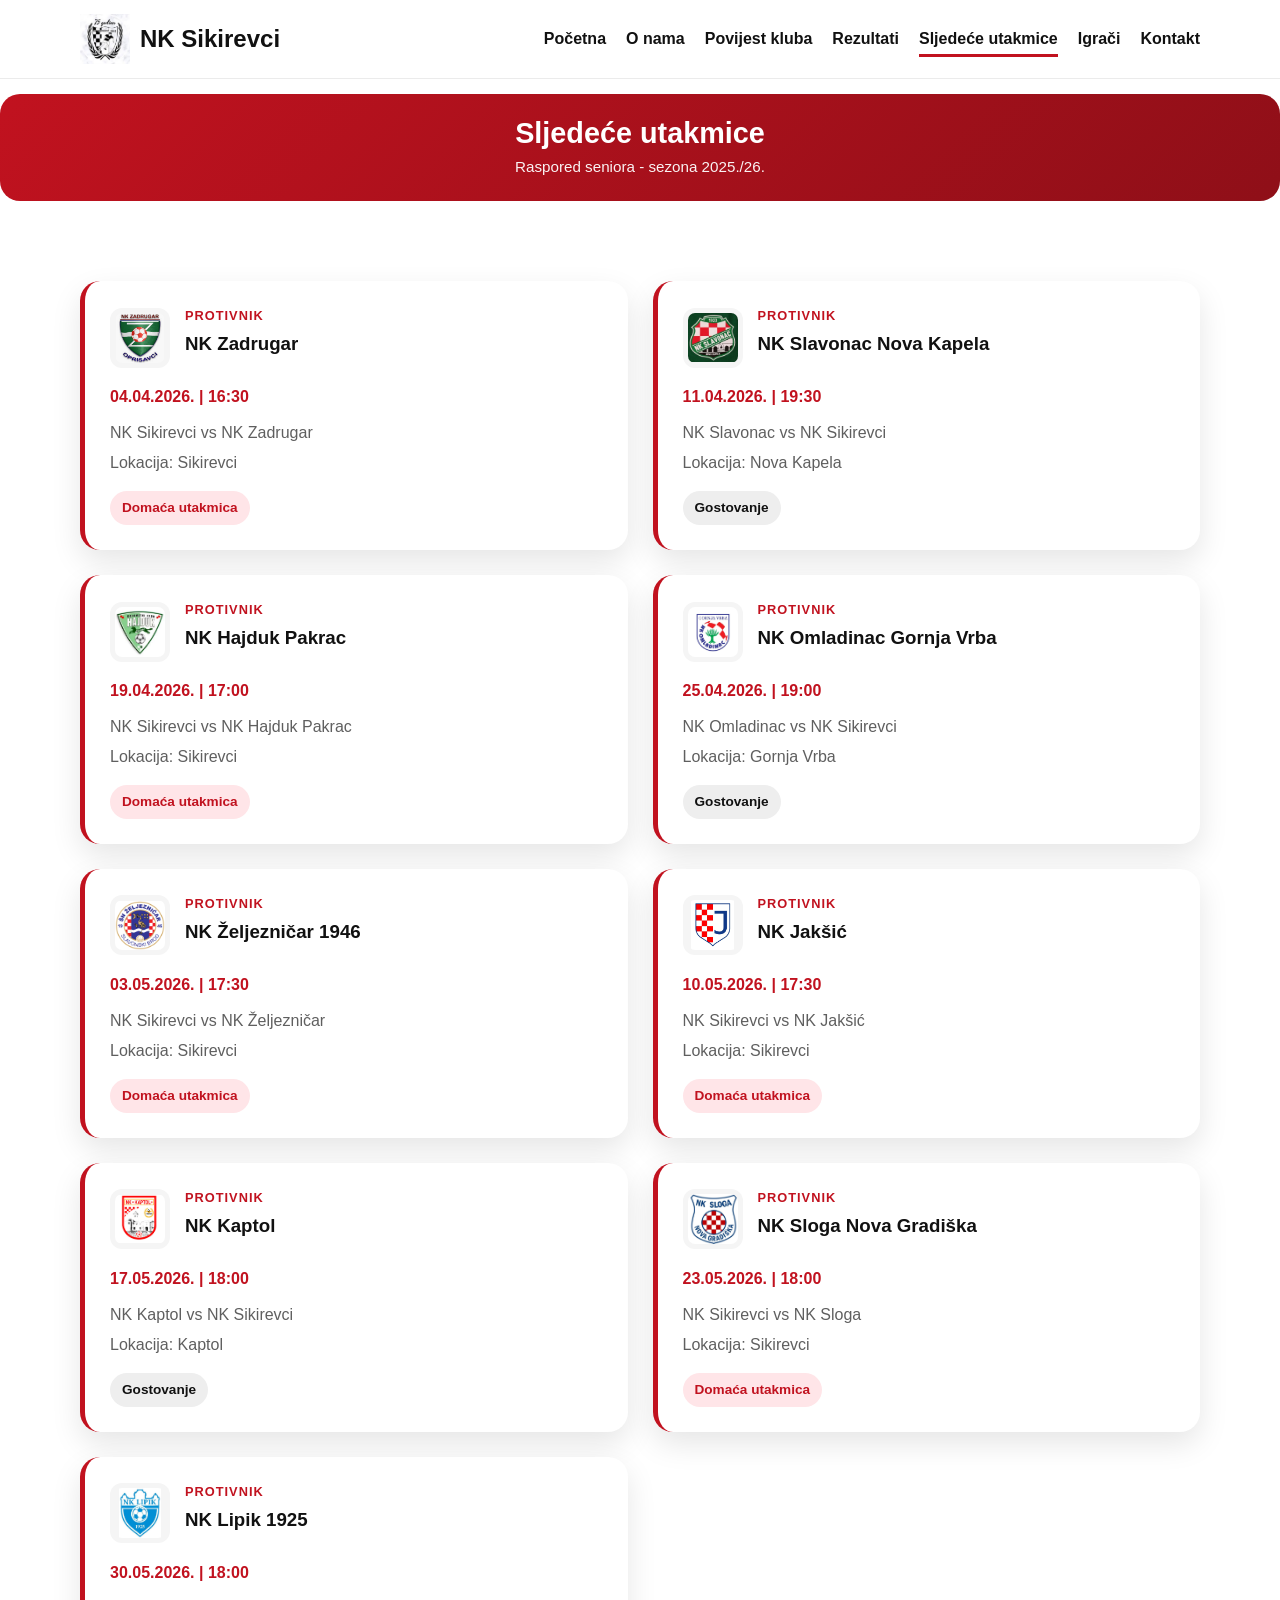
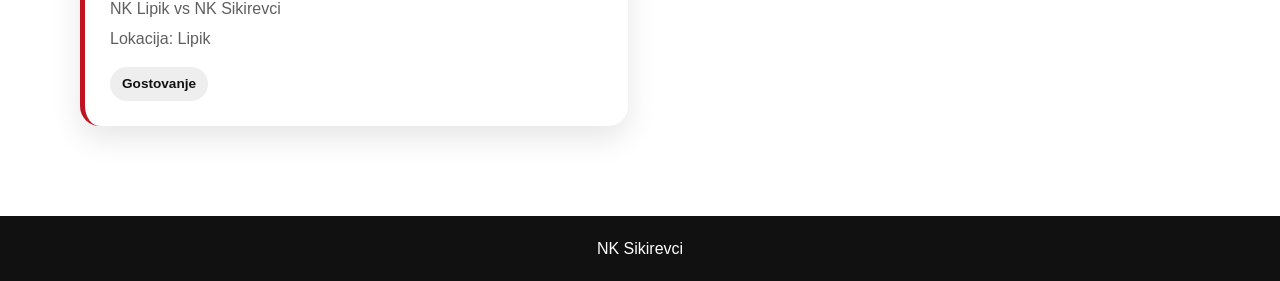
<file: ZavrsniRad/utakmice.html>
<!DOCTYPE html>
<html lang="hr">
<head>
  <meta charset="UTF-8">
  <meta name="viewport" content="width=device-width, initial-scale=1.0">
  <title>Sljedeće utakmice - NK Sikirevci</title>
  <link rel="stylesheet" href="style.css">
  <link rel="icon" href="slike/logo.jpg">
  <link rel="shortcut icon" href="slike/logo.jpg">
</head>

<body>

<header class="site-header">
  <div class="container nav-wrap">

    <a href="pocetna.html" class="logo">
      <img src="slike/logo.jpg">
      <span>NK Sikirevci</span>
    </a>

    <button class="menu-toggle" id="menu-toggle">☰</button>

    <nav class="main-nav" id="main-nav">
      <a href="pocetna.html">Početna</a>
      <a href="onama.html">O nama</a>
      <a href="povijest.html">Povijest kluba</a>
      <a href="rezultati.html">Rezultati</a>
      <a href="utakmice.html" class="active">Sljedeće utakmice</a>
      <a href="igraci.html">Igrači</a>
      <a href="kontakt.html">Kontakt</a>
    </nav>

  </div>
</header>

<section class="page-banner">
  <div class="container">
    <h1>Sljedeće utakmice</h1>
    <p>Raspored seniora - sezona 2025./26.</p>
  </div>
</section>

<section class="section light-section">
  <div class="container matches-grid">

    <!-- 1 -->
    <div class="match-card">
      <div class="match-top">
        <img src="slike/oprisavci.png">
        <div>
          <p class="match-label">PROTIVNIK</p>
          <h3>NK Zadrugar</h3>
        </div>
      </div>
      <p class="match-date">04.04.2026. | 16:30</p>
      <p class="match-info">NK Sikirevci vs NK Zadrugar</p>
      <p class="match-info">Lokacija: Sikirevci</p>
      <span class="match-badge home-badge">Domaća utakmica</span>
    </div>

    <!-- 2 -->
    <div class="match-card">
      <div class="match-top">
        <img src="slike/kapela.jpg">
        <div>
          <p class="match-label">PROTIVNIK</p>
          <h3>NK Slavonac Nova Kapela</h3>
        </div>
      </div>
      <p class="match-date">11.04.2026. | 19:30</p>
      <p class="match-info">NK Slavonac vs NK Sikirevci</p>
      <p class="match-info">Lokacija: Nova Kapela</p>
      <span class="match-badge away-badge">Gostovanje</span>
    </div>

    <!-- 3 -->
    <div class="match-card">
      <div class="match-top">
        <img src="slike/pakrac.jpg">
        <div>
          <p class="match-label">PROTIVNIK</p>
          <h3>NK Hajduk Pakrac</h3>
        </div>
      </div>
      <p class="match-date">19.04.2026. | 17:00</p>
      <p class="match-info">NK Sikirevci vs NK Hajduk Pakrac</p>
      <p class="match-info">Lokacija: Sikirevci</p>
      <span class="match-badge home-badge">Domaća utakmica</span>
    </div>

    <!-- 4 -->
    <div class="match-card">
      <div class="match-top">
        <img src="slike/vrba.png">
        <div>
          <p class="match-label">PROTIVNIK</p>
          <h3>NK Omladinac Gornja Vrba</h3>
        </div>
      </div>
      <p class="match-date">25.04.2026. | 19:00</p>
      <p class="match-info">NK Omladinac vs NK Sikirevci</p>
      <p class="match-info">Lokacija: Gornja Vrba</p>
      <span class="match-badge away-badge">Gostovanje</span>
    </div>

    <!-- 5 -->
    <div class="match-card">
      <div class="match-top">
        <img src="slike/zeljo.png">
        <div>
          <p class="match-label">PROTIVNIK</p>
          <h3>NK Željezničar 1946</h3>
        </div>
      </div>
      <p class="match-date">03.05.2026. | 17:30</p>
      <p class="match-info">NK Sikirevci vs NK Željezničar</p>
      <p class="match-info">Lokacija: Sikirevci</p>
      <span class="match-badge home-badge">Domaća utakmica</span>
    </div>

    <!-- 6 -->
    <div class="match-card">
      <div class="match-top">
        <img src="slike/jaksic.jpg">
        <div>
          <p class="match-label">PROTIVNIK</p>
          <h3>NK Jakšić</h3>
        </div>
      </div>
      <p class="match-date">10.05.2026. | 17:30</p>
      <p class="match-info">NK Sikirevci vs NK Jakšić</p>
      <p class="match-info">Lokacija: Sikirevci</p>
      <span class="match-badge home-badge">Domaća utakmica</span>
    </div>

    <!-- 7 -->
    <div class="match-card">
      <div class="match-top">
        <img src="slike/kaptol.jpg">
        <div>
          <p class="match-label">PROTIVNIK</p>
          <h3>NK Kaptol</h3>
        </div>
      </div>
      <p class="match-date">17.05.2026. | 18:00</p>
      <p class="match-info">NK Kaptol vs NK Sikirevci</p>
      <p class="match-info">Lokacija: Kaptol</p>
      <span class="match-badge away-badge">Gostovanje</span>
    </div>

    <!-- 8 -->
    <div class="match-card">
      <div class="match-top">
        <img src="slike/gradiska.jpg">
        <div>
          <p class="match-label">PROTIVNIK</p>
          <h3>NK Sloga Nova Gradiška</h3>
        </div>
      </div>
      <p class="match-date">23.05.2026. | 18:00</p>
      <p class="match-info">NK Sikirevci vs NK Sloga</p>
      <p class="match-info">Lokacija: Sikirevci</p>
      <span class="match-badge home-badge">Domaća utakmica</span>
    </div>

    <!-- 9 -->
    <div class="match-card">
      <div class="match-top">
        <img src="slike/lipik.jpg">
        <div>
          <p class="match-label">PROTIVNIK</p>
          <h3>NK Lipik 1925</h3>
        </div>
      </div>
      <p class="match-date">30.05.2026. | 18:00</p>
      <p class="match-info">NK Lipik vs NK Sikirevci</p>
      <p class="match-info">Lokacija: Lipik</p>
      <span class="match-badge away-badge">Gostovanje</span>
    </div>

  </div>
</section>

<footer class="site-footer">
  <div class="container footer-wrap">
    <p>NK Sikirevci</p>
  </div>
</footer>

<script src="index.js"></script>

</body>
</html>
</file>
<file: ZavrsniRad/style.css>
:root {
  --red: #c1121f;
  --red-dark: #8f0f18;
  --white: #ffffff;
  --light: #f7f7f7;
  --gray: #5f5f5f;
  --dark: #111111;
  --shadow: 0 12px 30px rgba(0,0,0,0.10);
  --radius: 20px;
}

* {
  margin: 0;
  padding: 0;
  box-sizing: border-box;
}

body {
  font-family: Arial, Helvetica, sans-serif;
  background: var(--white);
  color: var(--dark);
  line-height: 1.6;
}

a {
  text-decoration: none;
  color: inherit;
}

.container {
  width: min(1120px, calc(100% - 32px));
  margin: 0 auto;
}

.site-header {
  position: sticky;
  top: 0;
  z-index: 1000;
  background: rgba(255,255,255,0.96);
  border-bottom: 1px solid rgba(0,0,0,0.08);
}

.nav-wrap {
  min-height: 78px;
  display: flex;
  align-items: center;
  justify-content: space-between;
}

.logo {
  display: flex;
  align-items: center;
  gap: 10px;
  font-size: 1.5rem;
  font-weight: 800;
  color: var(--red);
}

.logo span {
  color: var(--dark);
}

.logo img {
  width: 50px;
  height: 50px;
  object-fit: contain;
}

.main-nav {
  display: flex;
  gap: 20px;
}

.main-nav a {
  font-weight: 600;
  position: relative;
}

.main-nav a::after {
  content: "";
  position: absolute;
  left: 0;
  bottom: -5px;
  width: 0;
  height: 3px;
  background: var(--red);
  transition: 0.3s;
}

.main-nav a:hover::after,
.main-nav a.active::after {
  width: 100%;
}

.menu-toggle {
  display: none;
  background: var(--red);
  color: white;
  border: none;
  padding: 10px;
  border-radius: 8px;
  cursor: pointer;
}

.hero {
  background: linear-gradient(135deg, #fff 0%, #ffe7e9 100%);
  padding: 80px 0;
}

.hero-grid {
  display: grid;
  grid-template-columns: 1fr 1.3fr;
  gap: 40px;
  align-items: center;
}

.hero h1 {
  font-size: 2.5rem;
  margin-bottom: 15px;
  line-height: 1.2;
}

.hero-text {
  color: var(--gray);
  font-size: 1.1rem;
}

.section-tag {
  color: var(--red);
  font-weight: bold;
  margin-bottom: 10px;
  display: inline-block;
}

.hero-buttons {
  margin-top: 25px;
  display: flex;
  gap: 12px;
  flex-wrap: wrap;
}

.btn {
  display: inline-flex;
  align-items: center;
  justify-content: center;
  padding: 12px 22px;
  border-radius: 30px;
  font-weight: bold;
}

.btn-primary {
  background: var(--red);
  color: white;
}

.btn-secondary {
  border: 2px solid var(--red);
  color: var(--red);
  background: white;
}

/* OVO JE NAJVAŽNIJE ZA SLIDER */
.hero-slider {
  position: relative;
  width: 100%;
  height: 420px;
  overflow: hidden;
  border-radius: 20px;
  box-shadow: 0 12px 30px rgba(0,0,0,0.15);
  background: #ddd;
}

.slide {
  position: absolute;
  inset: 0;
  width: 100%;
  height: 100%;
  object-fit: cover;
  opacity: 0;
  visibility: hidden;
  transition: opacity 1s ease-in-out;
}

.slide.active {
  opacity: 1;
  visibility: visible;
}

.site-footer {
  background: var(--dark);
  color: white;
  padding: 20px;
  margin-top: 40px;
}

.footer-wrap {
  display: flex;
  flex-direction: column;
  align-items: center;
  justify-content: center;
  text-align: center;
  gap: 5px;
}

@media (max-width: 900px) {
  .hero-grid {
    grid-template-columns: 1fr;
  }

  .hero-slider {
    height: 260px;
  }

  .main-nav {
    display: none;
    flex-direction: column;
    background: white;
    position: absolute;
    top: 78px;
    left: 0;
    right: 0;
    padding: 20px;
    gap: 10px;
    border-top: 1px solid rgba(0,0,0,0.08);
  }

  .main-nav.show {
    display: flex;
  }

  .menu-toggle {
    display: block;
  }

  .main-nav a {
    width: 100%;
    padding: 10px 0;
  }

  .two-cols {
    grid-template-columns: 1fr;
  }


}

.btn-primary:hover{
  background: var(--red-dark);
}

.btn-secondary:hover{
  background: var(--red);
  color: white;
}




 .featured-card:hover {
  border-color: var(--red);
  transform: translateY(-5px);
} 


/* O NAMA */

.page-banner {
  background: linear-gradient(135deg, #c1121f, #8f0f18);
  color: white;
  padding: 22px 0;
  text-align: center;
}

.page-banner h1 {
  font-size: 1.8rem;
  margin-bottom: 4px;
  line-height: 1.2;
}

.page-banner p {
  font-size: 0.95rem;
  opacity: 0.95;
}

.two-cols {
  display: grid;
  grid-template-columns: 1fr 1fr;
  gap: 40px;
  align-items: center;
}

.about-img {
  width: 100%;
  border-radius: 20px;
  box-shadow: var(--shadow);
}

.two-cols h2 {
  margin-bottom: 15px;
}

.two-cols p {
  margin-bottom: 12px;
  color: var(--gray);
  font-size: 1.05rem;
}

.about-layout {
  display: flex;
  flex-direction: column;
  gap: 30px;
}

.about-main {
  display: grid;
  grid-template-columns: 1.2fr 0.8fr;
  gap: 30px;
  align-items: stretch;
}

.about-text-card,
.about-image-card,
.info-card {
  background: white;
  border-radius: 20px;
  box-shadow: var(--shadow);
  border: 1px solid rgba(193, 18, 31, 0.08);
}

.about-text-card {
  padding: 30px;
}

.about-text-card h2 {
  margin-bottom: 15px;
}

.about-text-card p {
  margin-bottom: 12px;
  color: var(--gray);
  font-size: 1.03rem;
}

.about-text-card strong {
  color: var(--red);
}

.about-image-card {
  padding: 18px;
  display: flex;
  align-items: center;
  justify-content: center;
}

.about-img {
  width: 100%;
  max-height: 320px;
  object-fit: contain;
  border-radius: 16px;
}

.about-cards {
  display: grid;
  grid-template-columns: repeat(3, 1fr);
  gap: 22px;
}

.info-card {
  padding: 24px;
  transition: 0.3s ease;
  border-bottom: 4px solid transparent;
}

.info-card:hover {
  transform: translateY(-5px);
  border-bottom-color: var(--red);
}

.info-card h3 {
  color: var(--red);
  margin-bottom: 10px;
}

.info-card p {
  color: var(--gray);
}

@media (max-width: 900px) {
  .about-main {
    grid-template-columns: 1fr;
  }

  .about-cards {
    grid-template-columns: 1fr;
  }

  .about-img {
    max-height: 260px;
  }
}

.site-header {
  margin-bottom: 10px;
}

.page-banner {
  margin: 15px auto 30px;
  border-radius: 20px;
}

.section {
  padding: 50px 0;
}




/* Povijest */

.history-text {
  max-width: 900px;
  margin: auto;
  text-align: center;
}

.history-text p {
  margin-bottom: 15px;
  color: var(--gray);
}

/* TIMELINE */
.timeline {
  position: relative;
  margin-top: 40px;
  padding-left: 20px;
  border-left: 3px solid var(--red);
}

.timeline-item {
  margin-bottom: 30px;
  position: relative;
}

.timeline-item::before {
  content: "";
  position: absolute;
  left: -11px;
  top: 5px;
  width: 15px;
  height: 15px;
  background: var(--red);
  border-radius: 50%;
}

.timeline-content {
  background: white;
  padding: 20px;
  border-radius: 15px;
  box-shadow: var(--shadow);
}

.timeline-content h3 {
  color: var(--red);
  margin-bottom: 5px;
}

.history-intro {
  text-align: center;
  max-width: 900px;
  margin: 0 auto;
}

.history-intro h2 {
  margin-bottom: 14px;
}

.history-lead {
  color: var(--gray);
  font-size: 1.05rem;
}

.history-cards {
  display: grid;
  grid-template-columns: repeat(2, 1fr);
  gap: 24px;
}

.history-card {
  background: white;
  border-radius: 20px;
  box-shadow: var(--shadow);
  padding: 26px;
  border-left: 5px solid var(--red);
  transition: 0.3s ease;
}

.history-card:hover {
  transform: translateY(-4px);
}

.history-card h3 {
  color: var(--red);
  margin-bottom: 10px;
}

.history-card p {
  color: var(--gray);
}

.timeline-header {
  text-align: center;
  margin-bottom: 35px;
}

.timeline {
  position: relative;
  max-width: 900px;
  margin: 0 auto;
  padding-left: 25px;
  border-left: 3px solid var(--red);
}

.timeline-item {
  position: relative;
  margin-bottom: 28px;
}

.timeline-item::before {
  content: "";
  position: absolute;
  left: -13px;
  top: 8px;
  width: 16px;
  height: 16px;
  background: var(--red);
  border-radius: 50%;
  border: 3px solid white;
  box-shadow: 0 0 0 3px rgba(193, 18, 31, 0.15);
}

.timeline-content {
  background: white;
  padding: 22px;
  border-radius: 18px;
  box-shadow: var(--shadow);
}

.timeline-content h3 {
  color: var(--red);
  margin-bottom: 8px;
}

.timeline-content p {
  color: var(--gray);
}

@media (max-width: 900px) {
  .history-cards {
    grid-template-columns: 1fr;
  }
}



/* Rezultati */
.results-intro {
  text-align: center;
  max-width: 900px;
  margin: 0 auto;
}

.results-lead {
  color: var(--gray);
  font-size: 1.05rem;
}

.results-table-wrap {
  background: white;
  border-radius: 20px;
  box-shadow: var(--shadow);
  overflow-x: auto;
  padding: 10px;
}

.results-table {
  width: 100%;
  border-collapse: collapse;
  min-width: 700px;
}

.results-table th,
.results-table td {
  padding: 16px 14px;
  text-align: left;
  border-bottom: 1px solid #ececec;
}

.results-table th {
  background: #fff5f6;
  color: var(--red);
  font-weight: 700;
}

.results-table tr:hover {
  background: #fffafa;
}

.stats-grid {
  display: grid;
  grid-template-columns: repeat(4, 1fr);
  gap: 22px;
}

.stat-card {
  background: white;
  border-radius: 20px;
  box-shadow: var(--shadow);
  padding: 24px;
  text-align: center;
  border-top: 4px solid var(--red);
}

.stat-card h3 {
  color: var(--red);
  margin-bottom: 10px;
  font-size: 1rem;
}

.stat-card p {
  font-size: 2rem;
  font-weight: 800;
}

@media (max-width: 900px) {
  .stats-grid {
    grid-template-columns: 1fr 1fr;
  }
}

@media (max-width: 600px) {
  .stats-grid {
    grid-template-columns: 1fr;
  }
}


/* Sljedece utakmice */
.matches-grid {
  display: grid;
  grid-template-columns: repeat(2, 1fr);
  gap: 25px;
}

.match-card {
  background: white;
  border-radius: 20px;
  box-shadow: var(--shadow);
  padding: 25px;
  border-left: 5px solid var(--red);
  transition: 0.3s ease;
}

.match-card:hover {
  transform: translateY(-5px);
}

.match-date {
  color: var(--red);
  font-weight: bold;
  margin-bottom: 10px;
}

.match-card h3 {
  margin-bottom: 10px;
}

.match-info {
  color: var(--gray);
  margin-bottom: 5px;
} 

@media (max-width: 900px) {
  .matches-grid {
    grid-template-columns: 1fr;
  }
}

/* GORNJI DIO (slika + protivnik) */
.match-top {
  display: flex;
  align-items: center;
  gap: 15px;
  margin-bottom: 15px;
}

/* SLIKA PROTIVNIKA */
.match-top img {
  width: 60px;
  height: 60px;
  object-fit: contain;
  background: #f5f5f5;
  border-radius: 12px;
  padding: 5px;
}

/* TEKST PROTIVNIK */
.match-label {
  color: var(--red);
  font-weight: 800;
  font-size: 0.8rem;
  letter-spacing: 1px;
  margin-bottom: 3px;
}

/* BADGE (DOMAĆIN / GOST) */
.match-badge {
  display: inline-block;
  margin-top: 10px;
  padding: 6px 12px;
  border-radius: 20px;
  font-size: 0.85rem;
  font-weight: 700;
}

.home-badge {
  background: #ffe5e8;
  color: var(--red);
}

.away-badge {
  background: #eeeeee;
  color: var(--dark);
}

.match-card {
  position: relative;
  overflow: hidden;
}

.match-card::after {
  content: "";
  position: absolute;
  bottom: 0;
  left: 0;
  width: 100%;
  height: 3px;
  background: var(--red);
  opacity: 0;
  transition: 0.3s;
}

.match-card:hover::after {
  opacity: 1;
}


/* Igraci */

.players-grid {
  display: grid;
  grid-template-columns: repeat(4, 1fr);
  gap: 25px;
}

.player-card {
  background: white;
  border-radius: 20px;
  overflow: hidden;
  box-shadow: var(--shadow);
  transition: 0.3s ease;
  border: 1px solid rgba(193, 18, 31, 0.08);
}

.player-card:hover {
  transform: translateY(-6px);
  border-color: rgba(193, 18, 31, 0.2);
}

/* SLIKA */
.player-card img {
  width: 100%;
  height: 220px;
  object-fit: cover;
}


.player-position {
  color: var(--red);
  font-weight: bold;
  font-size: 0.8rem;
  margin-bottom: 5px;
}




@media (max-width: 900px) {
  .players-grid {
    grid-template-columns: repeat(2, 1fr);
  }
}

@media (max-width: 600px) {
  .players-grid {
    grid-template-columns: 1fr;
  }
}

.player-image-wrap {
  background: linear-gradient(180deg, #f8f8f8 0%, #eeeeee 100%);
  padding: 18px 18px 0;
  display: flex;
  justify-content: center;
  align-items: flex-end;
  height: 280px;
}

.player-image-wrap img {
  width: 100%;
  height: 100%;
  object-fit: contain;
  object-position: bottom center;
}


.player-position {
  color: var(--red);
  font-weight: 800;
  font-size: 0.78rem;
  letter-spacing: 1px;
  margin-bottom: 6px;
  text-transform: uppercase;
}





.player-info strong {
  color: var(--dark);
}

@media (max-width: 1100px) {
  .players-grid {
    grid-template-columns: repeat(3, 1fr);
  }
}

@media (max-width: 900px) {
  .players-grid {
    grid-template-columns: repeat(2, 1fr);
  }

  .player-image-wrap {
    height: 250px;
  }
}

@media (max-width: 600px) {
  .players-grid {
    grid-template-columns: 1fr;
  }

  .player-image-wrap {
    height: 300px;
  }
}





/* Kontakt */
.contact-intro {
  text-align: center;
  max-width: 850px;
  margin: 0 auto;
}

.contact-lead {
  color: var(--gray);
  font-size: 1.05rem;
}



.contact-grid {
  display: grid;
  grid-template-columns: repeat(2, 1fr);
  gap: 24px;
}

.contact-card {
  background: white;
  border-radius: 20px;
  box-shadow: var(--shadow);
  padding: 26px;
  border-left: 5px solid var(--red);
  transition: 0.3s ease;
}

.contact-left {
  display: flex;
  flex-direction: column;
  gap: 20px;
}

.contact-card:hover {
  transform: translateY(-5px);
}

.contact-label {
  color: var(--red);
  font-weight: 800;
  font-size: 0.8rem;
  letter-spacing: 1px;
  margin-bottom: 8px;
}

.contact-card h3 {
  margin-bottom: 10px;
}

.contact-card p {
  color: var(--gray);
}

.contact-bottom {
  display: grid;
  grid-template-columns: 1fr 1fr;
  gap: 30px;
  align-items: stretch;
}

.contact-box,
.contact-map-box {
  background: white;
  border-radius: 20px;
  box-shadow: var(--shadow);
  padding: 28px;
}

.contact-box p {
  color: var(--gray);
}

.contact-map-box {
  display: flex;
  align-items: center;
  justify-content: center;
  min-height: 260px;
  background: linear-gradient(135deg, #fff5f6 0%, #f8f8f8 100%);
  border: 2px dashed rgba(193, 18, 31, 0.25);
}

.map-placeholder {
  color: var(--red);
  font-weight: 700;
  text-align: center;
}

@media (max-width: 900px) {
  .contact-grid,
  .contact-bottom {
    grid-template-columns: 1fr;
  }
}

.social-links {
  display: flex;
  flex-direction: column;
  gap: 12px;
  margin-top: 10px;
}

.social-link {
  display: flex;
  align-items: center;
  gap: 12px;
  text-decoration: none;
  background: #f8f8f8;
  padding: 10px 14px;
  border-radius: 12px;
  transition: 0.3s;
}

.social-link:hover {
  background: #ffe5e8;
}

.social-link img {
  width: 28px;
  height: 28px;
}

.social-link span {
  font-weight: 600;
  color: var(--dark);
}

.contact-map-box {
  background: white;
  border-radius: 20px;
  box-shadow: var(--shadow);
  padding: 0;
  overflow: hidden;
  min-height: 320px;
}

.map-wrapper {
  position: relative;
  width: 100%;
  height: 100%;
  min-height: 320px;
}

.map-wrapper iframe {
  width: 100%;
  height: 100%;
  display: block;
}

.map-overlay-link {
  position: absolute;
  inset: 0;
  z-index: 2;
  display: block;
}

@media (max-width: 900px) {
  .contact-map-box,
  .map-wrapper {
    min-height: 260px;
  }
}

.map-address {
  text-align: center;
  color: var(--gray);
  padding: 12px 16px 18px;
  background: white;
}

.stadium-card img {
  width: 100%;
  height: 100%;
  object-fit: cover;
}

/* OVERLAY */
.stadium-overlay {
  position: absolute;
  bottom: 0;
  left: 0;
  width: 100%;
  padding: 18px;
  background: linear-gradient(to top, rgba(0,0,0,0.7), transparent);
  color: white;
}



.featured-grid {
  display: grid;
  grid-template-columns: 1fr 1fr;
  gap: 30px;
  margin-top: 30px;
}

.featured-box {
  display: flex;
  flex-direction: column;
}

.featured-title {
  color: var(--red);
  font-weight: 800;
  margin-bottom: 10px;
  text-transform: uppercase;
  letter-spacing: 1px;
}

.featured-card {
  background: white;
  border-radius: 20px;
  box-shadow: var(--shadow);
  overflow: hidden;
  border: 2px solid transparent;
  transition: 0.3s ease;
  height: 320px;
}

.featured-card:hover {
  border-color: var(--red);
  transform: translateY(-5px);
}

/* IGRAČ */
.player-content {
  display: grid;
  grid-template-columns: 42% 58%;
  height: 100%;
}

.featured-player-image {
  background: linear-gradient(180deg, #f8f8f8 0%, #eeeeee 100%);
  display: flex;
  align-items: center;
  justify-content: center;
  overflow: hidden;
  
}

.featured-player-image img {
  width: 100%;
  height: 100%;
  object-fit: contain;
  object-position: center center;
  display: block;
}

.player-info {
  padding: 22px;
  display: flex;
  flex-direction: column;
  justify-content: center;
}

.player-info h3 {
  color: var(--red);
  margin-bottom: 12px;
}

.player-info p {
  margin-bottom: 6px;
  color: var(--gray);
}

.player-info strong {
  color: var(--dark);
}

.status {
  margin-top: 10px;
  font-weight: bold;
  color: var(--red);
}

/* DERBI */
.derby-card {
  padding: 0;
}

.featured-derby-image {
  width: 100%;
  height: 100%;
  background: #f3f3f3;
  overflow: hidden;
}

.featured-derby-image img {
  width: 100%;
  height: 100%;
  object-fit: cover;
  display: block;
}


@media (max-width: 900px) {
  .featured-grid {
    grid-template-columns: 1fr;
  }

  .featured-card {
    height: auto;
  }

  .player-content {
    grid-template-columns: 1fr;
  }

  .featured-player-image {
    height: 320px;
    background: #f5f5f5;
  }

  .featured-player-image img {
    width: 100%;
    height: 100%;
    object-fit: contain;
    object-position: center center;
    display: block;
  }

  .player-info {
    padding: 18px;
  }

  .featured-derby-image {
    height: 260px;
    background: #f5f5f5;
  }

  .featured-derby-image img {
    width: 100%;
    height: 100%;
    object-fit: contain;
    object-position: center center;
    display: block;
  }
}

@media (max-width: 600px) {
  .featured-player-image {
    height: 280px;
  }

  .featured-derby-image {
    height: 220px;
  }
}

.featured-player-image{
  height: 360px;
}
</file>
